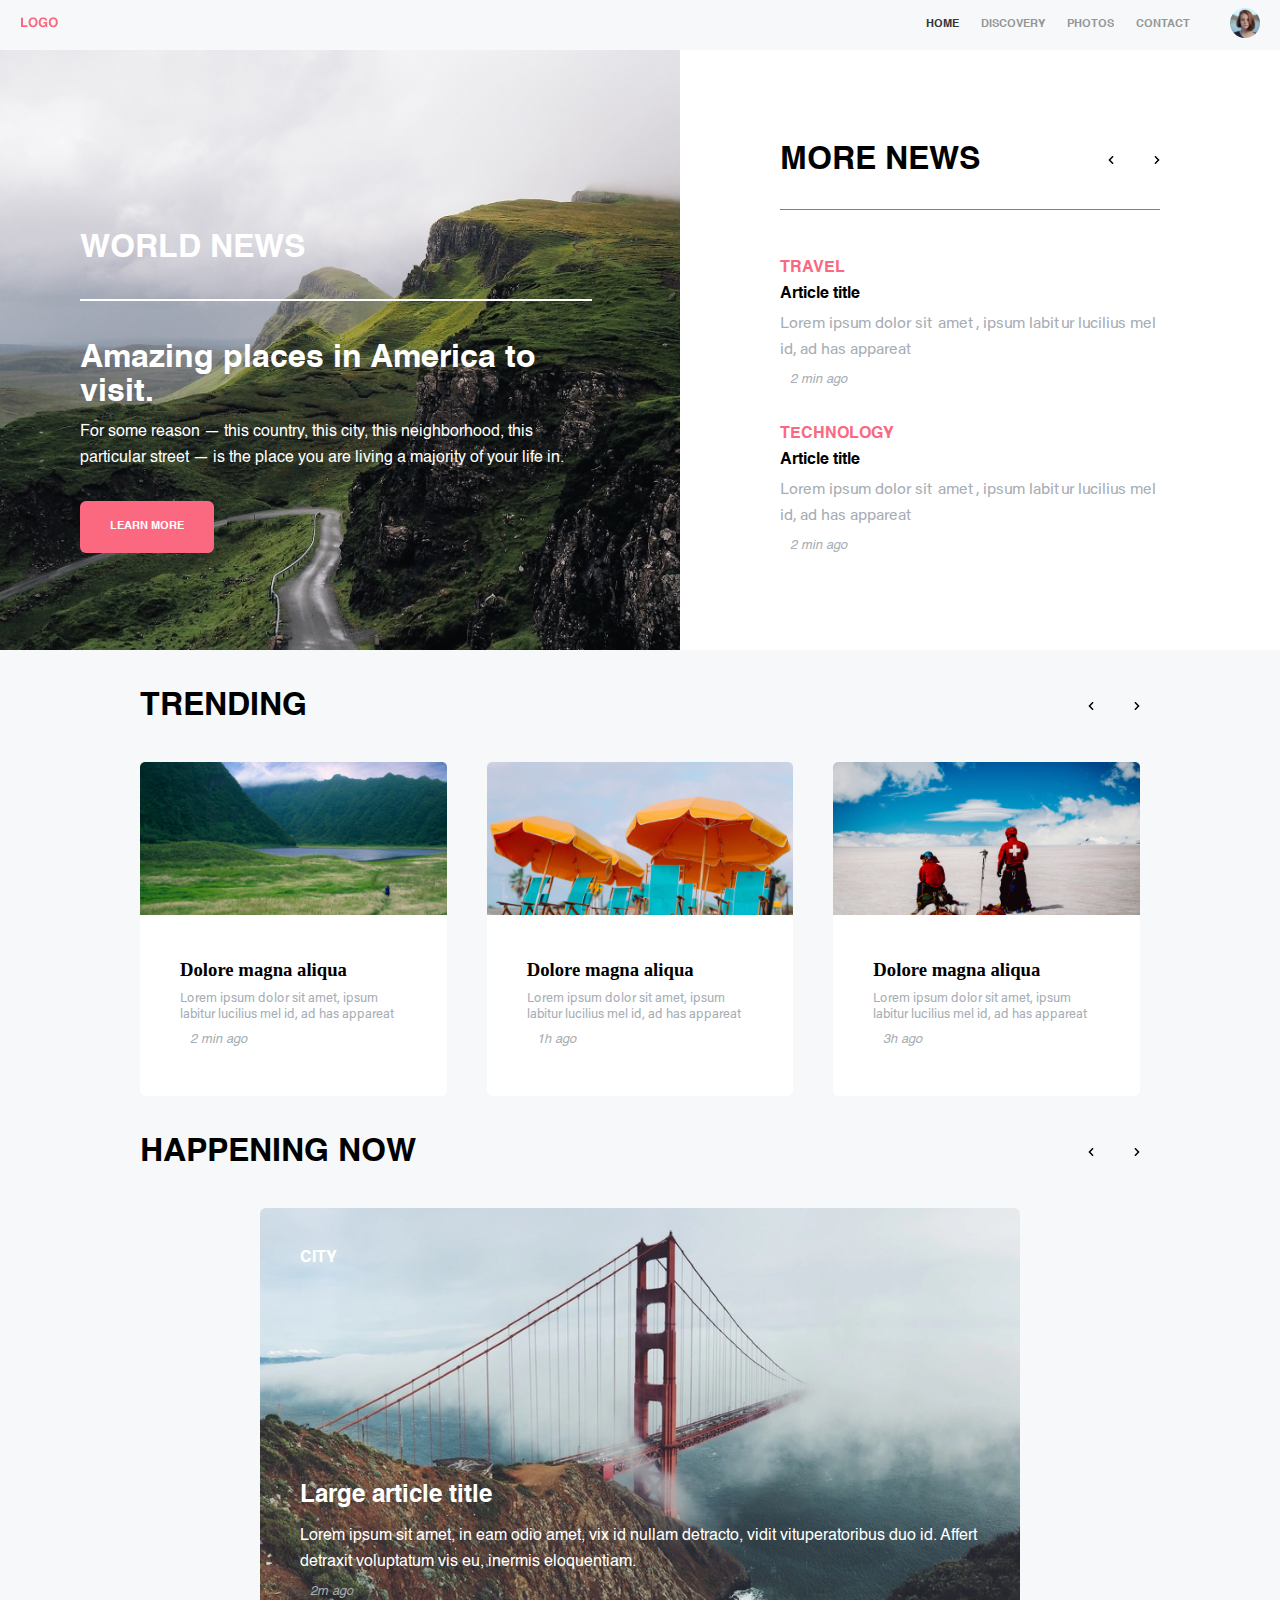
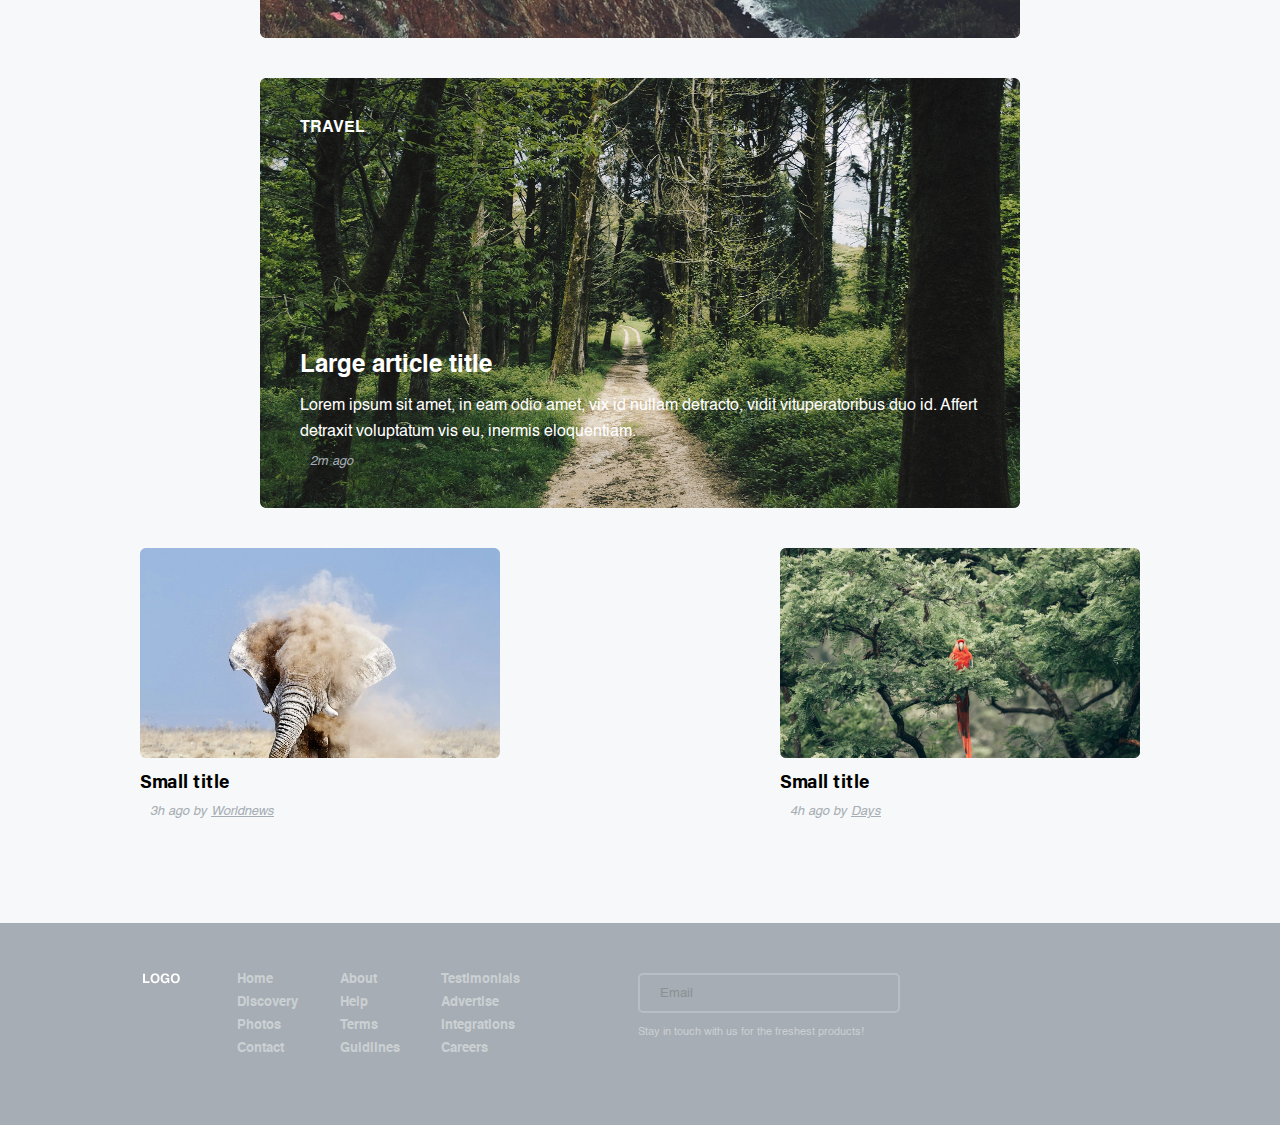
<file: index.html>
<!DOCTYPE html>
<html lang="en">
  <head>
    <meta charset="UTF-8" />
    <meta http-equiv="X-UA-Compatible" content="IE=edge" />
    <meta name="viewport" content="width=device-width, initial-scale=1.0" />

    <!--tags for mobile theme-->
    <meta name="theme-color" content="#F6F8F9">
    <meta name="msapplication-navbutton-color" content="#F6F8F9">
    <meta name="apple-mobile-web-app-capable" content="yes">
    <meta name="apple-mobile-web-app-status-bar-style" content="#F6F8F9">

    <!--seo meta tags-->
    <meta http-equiv="Content-Type" content="text/html; charset=utf-8" />
    <meta http-equiv="Content-Type" content="text/html; charset=ISO-8859-1">
    <meta name="description" content="This website describes traveling tours. You can discover new places and reserv tours where you want to go.">
    <meta name="robots" content="noindex" />
    <link rel="canonical" href="#" /> 
    

    <title>Your Traveling Place</title>
    <link
      rel="icon"
      href="./assets/icons/title-icon.png"
      type="image/icon type"
    />
    <link rel="stylesheet" href="./styles/resetCSS.css" />
    <link
      rel="stylesheet"
      href="https://pro.fontawesome.com/releases/v5.10.0/css/all.css"
      integrity="sha384-AYmEC3Yw5cVb3ZcuHtOA93w35dYTsvhLPVnYs9eStHfGJvOvKxVfELGroGkvsg+p"
      crossorigin="anonymous"
    />
    <link rel="stylesheet" href="./styles/style.css" />
  </head>
  <body>

    <header>
    <div class="burger-menu" id="burger-menu">
      <div class="mobile-overlay">
        <div class="overlay-header-logo">
          <img src="./assets/images/mobile overlay images/LOGO.png" alt="orange logo">
        </div>
        <div class="side-menu">
          <nav>
          <ul>
            <a href="./discover.html"><img src="./assets/icons/mobile overlay icons/home.svg" alt="home icon"><span class="active">HOME</span></a>
            <a href="./discover.html"> <img src="./assets/icons/mobile overlay icons/discover.svg" alt="compass icon"> <span>DISCOVERY</span></a>
            <a href="./Api.html"> <img src="./assets/icons/mobile overlay icons/photos.svg" alt="photos icon"> <span>PHOTOS</span> </a>
            <a href="./Api.html"> <img src="./assets/icons/mobile overlay icons/mail.svg" alt="email icon"> <span>CONTACT</span> </a>
            <a> <img src="./assets/images/mobile overlay images/christopher-campbell-28567-unsplash.png" alt="profile picture"> <span>PROFILE</span> </a>
          </ul>
        </nav>
        </div>
        <div class="mobile-overlay-footer">
          <div class="mobile-overlay-footer-nav-bar">
            <nav>
          <ul>
            <a>ABOUT</a>
            <a>HELP</a>
            <a>TERMS</a>
            <a>GUIDLINES</a>
          </ul>
        </nav>
        <nav>
          <ul>
            <a>TESTIMONIALS</a>
            <a>ADVERTISE</a>
            <a>INTEGRATIONS</a>
            <a>CAREERS</a>
          </ul>
        </nav>
        </div>
        <div class="mobile-overlay-footer-icon-bar">
          <i class="fab fa-instagram"></i>
          <i class="fab fa-twitter"></i>
          <i class="fab fa-facebook-f"></i>
          <i class="fas fa-globe-americas"></i>
        </div>
        </div>
      </div>
    </div>
    <div class="burger-menu-backdrop" id="burger-menu-backdrop"></div>

      <div class="burger-menu-button" id="burger-menu-button">
        <div class="first-line"></div>
        <div class="second-line"></div>
        <div class="third-line"></div>
      </div>
      <div class="header-logo">
        <a href="#" class="mobile-header-logo"> <img class="mobile-header-logo" src="./assets/images/mobile-header-LOGO.png" alt="gray logo"></a>
        <a href="#" class="desktop-header-logo"><img src="./assets/images/LOGO.png" alt="orange logo" /></a>
        
      </div>
      <div class="mobile-profile-picture">
      <img class="profile-photo-circle" src="./assets/images/Ellipse 10.svg" alt="white small circle">
      <img src="./assets/images/693a04e6b83f570445ef918b0170fa77--instagram-com-beauty-photos.png" alt="small profile picture">
    </div>
      <div class="header-nav-bar">
        <nav>
        <ul class="header-list">
          <a href="./discover.html" class="active">HOME</a>
          <a href="./discover.html">DISCOVERY</a>
          <a href="./Api.html">PHOTOS</a>
          <a href="./Api.html">CONTACT</a>
        </ul>
      </nav>
        <div class="header-user-profile">
          <img
            class="header-user-image"
            src="./assets/images/christopher-campbell-28567-unsplash.png"
            alt="user image"
          />
        </div>
      </div>
     
    </header>
    
    <section>
      <div class="news-section">
        <div class="world-news">
          <div class="world-news-content">
            <h1 class="world-news-title">WORLD NEWS</h1>
            <hr />
            <h1 class="amazing-places">Amazing places in America to visit.</h1>
            <h3>
              For some reason &#151 this country, this city, this neighborhood, this
              particular street &#151 is the place you are living a majority of
              your life in.
            </h3>
            <button>LEARN MORE</button>
          </div>
          <img class="world-news-image" src="./assets/images/left-bg.jpg" alt="nature background of America" />
        </div>
        <div class="more-news">
          <div class="more-news-head">
            <div class="more-news-title">
              <h1>MORE NEWS</h1>
            </div>
            <div class="arrows">
              <img
                class="left-arrow-button"
                src="./assets/icons/chevron-left-solid.svg"
                alt="left arrow"
              />

              <img
                class="right-arrow-button"
                src="./assets/icons/chevron-right-solid.svg"
                alt="right arrow"
              />
            </div>
          </div>
          <div class="travel-technology-cont">
            <div class="more-news-travel">
              <h4 class="more-news-header">TRAVEL</h4>
              <h4 class="more-news-title">Article title</h4>
              <p class="more-news-description">
                Lorem ipsum dolor sit amet, ipsum labitur lucilius mel id,
                ad has appareat
              </p>
              <div class="upload-time">
                <i class="far fa-clock"></i>
                <h5>2 min ago</h5>
              </div>
            </div>

            <div class="more-news-technology">
              <h4 class="more-news-header">TECHNOLOGY</h4>
              <h4 class="more-news-title">Article title</h4>
              <p class="more-news-description">
                Lorem ipsum dolor sit amet, ipsum labitur lucilius mel id,
                ad has appareat
              </p>
              <div class="upload-time">
                <i class="far fa-clock"></i>
                <h5>2 min ago</h5>
              </div>
            </div>
          </div>
        </div>
      </div>
    </section>
    
    <section>
      <div class="trending-section">
        <div class="trending-head">
          <h1>TRENDING</h1>
          <div class="arrows">
            <img
              class="left-arrow-button"
              src="./assets/icons/chevron-left-solid.svg"
              alt="left arrow"
            />

            <img
              class="right-arrow-button"
              src="./assets/icons/chevron-right-solid.svg"
              alt="right arrow"
            />
          </div>
        </div>
        <div class="cards">
          <div class="card">
            <img src="./assets/images/Image.png" alt="nature" />
            <div class="card-description">
              <h3>Dolore magna aliqua</h3>
              <p>
                Lorem ipsum dolor sit amet, ipsum labitur 
                lucilius mel id, ad has appareat
              </p>
              <div class="upload-time">
                <i class="far fa-clock"></i>
                <h5>2 min ago</h5>
              </div>
            </div>
          </div>
          <div class="card">
            <img src="./assets/images/annie-spratt-216507-unsplash.png" alt="beach and umbrella" />
            <div class="card-description">
              <h3>Dolore magna aliqua</h3>
              <p>
                Lorem ipsum dolor sit amet, ipsum labitur 
                lucilius mel id, ad has appareat
              </p>
              <div class="upload-time">
                <i class="far fa-clock"></i>
                <h5>1h ago</h5>
              </div>
            </div>
          </div>
          <div class="card">
            <img src="./assets/images/carlos-hevia-628890-unsplash.png" alt="mountain climbers" />
            <div class="card-description">
              <h3>Dolore magna aliqua</h3>
              <p>
                Lorem ipsum dolor sit amet, ipsum labitur 
                lucilius mel id, ad has appareat
              </p>
              <div class="upload-time">
                <i class="far fa-clock"></i>
                <h5>3h ago</h5>
              </div>
            </div>
          </div>
        </div>
      </div>
    </section>

    <section>
      <div class="happening-now-section">
        <div class="happening-now-head">
          <h1>HAPPENING NOW</h1>
          <div class="arrows">
            <img
              class="left-arrow-button"
              src="./assets/icons/chevron-left-solid.svg"
              alt="left arrow"
            />

            <img
              class="right-arrow-button"
              src="./assets/icons/chevron-right-solid.svg"
              alt="right arrow"
            />
          </div>
        </div>

        <div class="happening-now-all-cards-section">
          <div class="happening-now-large-section">
            <div class="city-section">
              <div class="cards-whole-description">
                <h3 class="city">CITY</h3>
                <div>
                <h3>Large article title</h3>
                <p>
                  Lorem ipsum sit amet, in eam odio amet, vix id nullam
                  detracto, vidit vituperatoribus duo id. Affert detraxit
                  voluptatum vis eu, inermis eloquentiam.
                </p>
                <div class="upload-time">
                  <i class="far fa-clock"></i>
                  <h5>2m ago</h5>
                </div>
              </div>
              </div> 
            </div>
            <div class="travel-section">
              <div class="cards-whole-description">
                <h3 class="travel">TRAVEL</h3>
                <div>
                <h3>Large article title</h3>
                <p>
                  Lorem ipsum sit amet, in eam odio amet, vix id nullam
                  detracto, vidit vituperatoribus duo id. Affert detraxit
                  voluptatum vis eu, inermis eloquentiam.
                </p>
                <div class="upload-time">
                  <i class="far fa-clock"></i>
                  <h5>2m ago</h5>
                </div>
              </div>
              </div>
            </div>
          </div>

          <div class="happening-now-small-cards">
            <div class="happening-now-small-card">
              <img src="./assets/images/161975_1024x768.png" alt="elephant, sand" />
              <div class="card-description">
                <h3>Small title</h3>

                <div class="upload-time">
                  <i class="far fa-clock"></i>
                  <h5>3h ago by <a href="#">Worldnews</a></h5>
                </div>
              </div>
            </div>
            <div class="happening-now-small-card">
              <img
                src="./assets/images/roberto-nickson-g-744100-unsplash.png"
                alt="nature, red parrot, parrot"
              />
              <div class="card-description">
                <h3>Small title</h3>

                <div class="upload-time">
                  <i class="far fa-clock"></i>
                  <h5>4h ago by <a href="#">Days</a></h5>
                </div>
              </div>
            </div>
            <div class="happening-now-small-card">
              <img src="./assets/images/tom-mussak-108425-unsplash.png" alt="nature, road, hightway" />
              <div class="card-description">
                <h3>Small title</h3>

                <div class="upload-time">
                  <i class="far fa-clock"></i>
                  <h5>3h ago by <a href="#">Monica</a></h5>
                </div>
              </div>
            </div>
          </div>
        </div>
      </div>
    </section>

    <footer>
      <div class="footer">
        <div class="footer-logo-nav-bar-cont">
          <img class="footer-logo" src="./assets/images/footer-LOGO.png" alt="orange logo" />
          <div class="footer-nav-bar">
            <nav>
            <ul>
              <a>Home</a>
              <a>Discovery</a>
              <a>Photos</a>
              <a>Contact</a>
            </ul>
          </nav>
          <nav>
            <ul>
              <a>About</a>
              <a>Help</a>
              <a>Terms</a>
              <a>Guidlines</a>
            </ul>
          </nav>
          <nav>
            <ul>
              <a>Testimonials</a>
              <a>Advertise</a>
              <a>Integrations</a>
              <a>Careers</a>
            </ul>
          </nav>
          </div>
        </div>
        <div class="email-subscribe">
          
          <input placeholder="Email" />
          <i class="fas fa-location-arrow"></i>
        
          <p>Stay in touch with us for the freshest products!</p>
        </div>
        <div class="icons">
          <i class="fab fa-instagram"></i>
          <i class="fab fa-twitter"></i>
          <i class="fab fa-facebook-f"></i>
          <i class="fas fa-globe-americas"></i>
        </div>
      </div>
    </footer>

    <script src="./scripts/scripts.js"></script>
  </body>
</html>
</file>
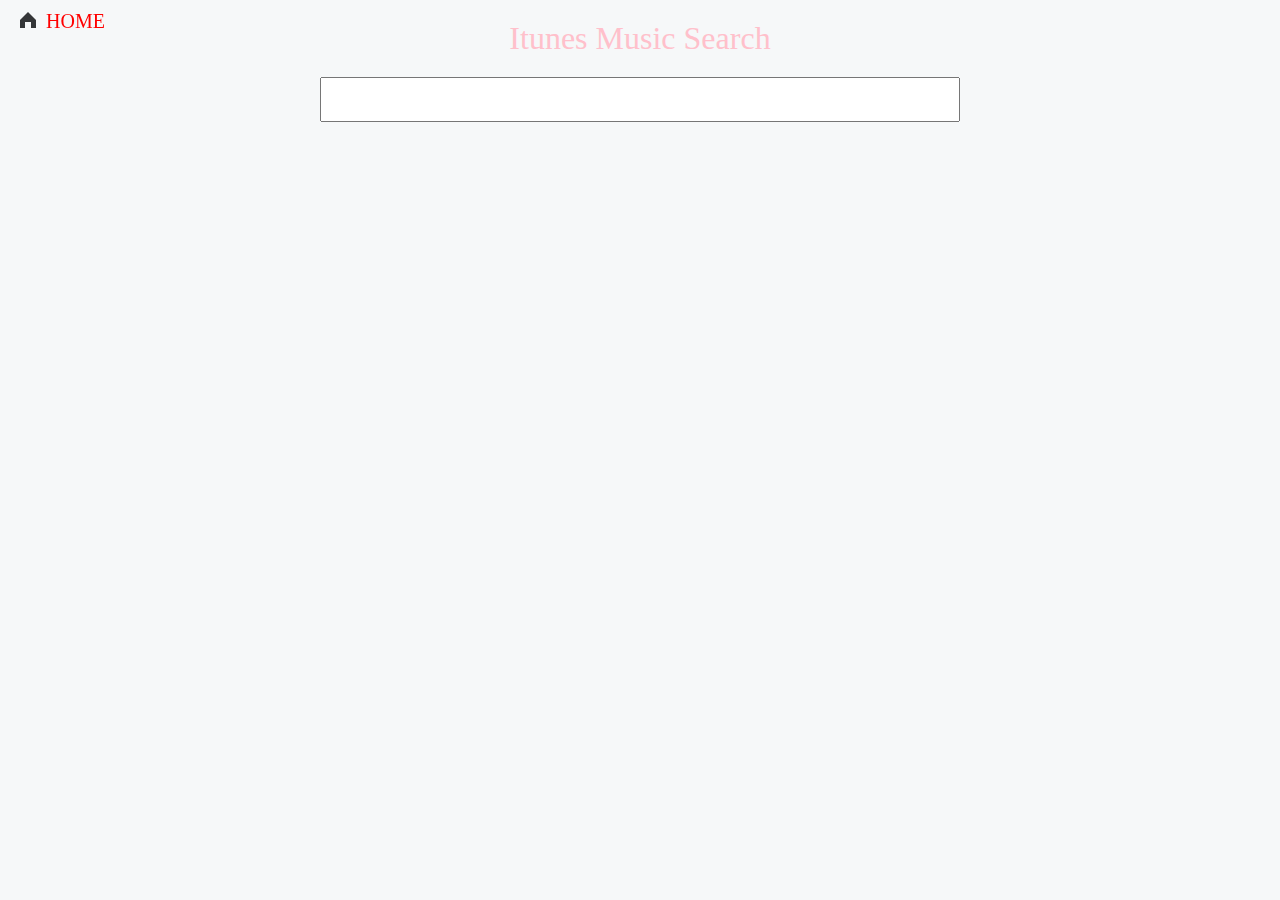
<file: Api.html>
<!DOCTYPE html>
<html lang="en">
  <head>
    <meta charset="UTF-8" />
    <meta http-equiv="X-UA-Compatible" content="IE=edge" />
    <meta name="viewport" content="width=device-width, initial-scale=1.0" />

    <title>Itunes Api</title>
    <link rel="icon" href="./assets/icons/922687.png" type="image/icon type" />
    <link rel="stylesheet" href="./styles/Api.css" />
    <link rel="stylesheet" href="./styles/resetCSS.css" />
  </head>
  <body>
    <div class="search-cont">
      <div class="title-home">
        <a href="./index.html"
          ><img
            src="./assets/icons/mobile overlay icons/home.svg"
            alt=""
          />HOME</a
        >
        <div class="title">Itunes Music Search</div>
      </div>
      <div class="search">
        <input id="search-input" />
      </div>
      <div id="musicList" class="music-list"></div>
    </div>
    <script src="./scripts/Api.js"></script>
  </body>
</html>
</file>
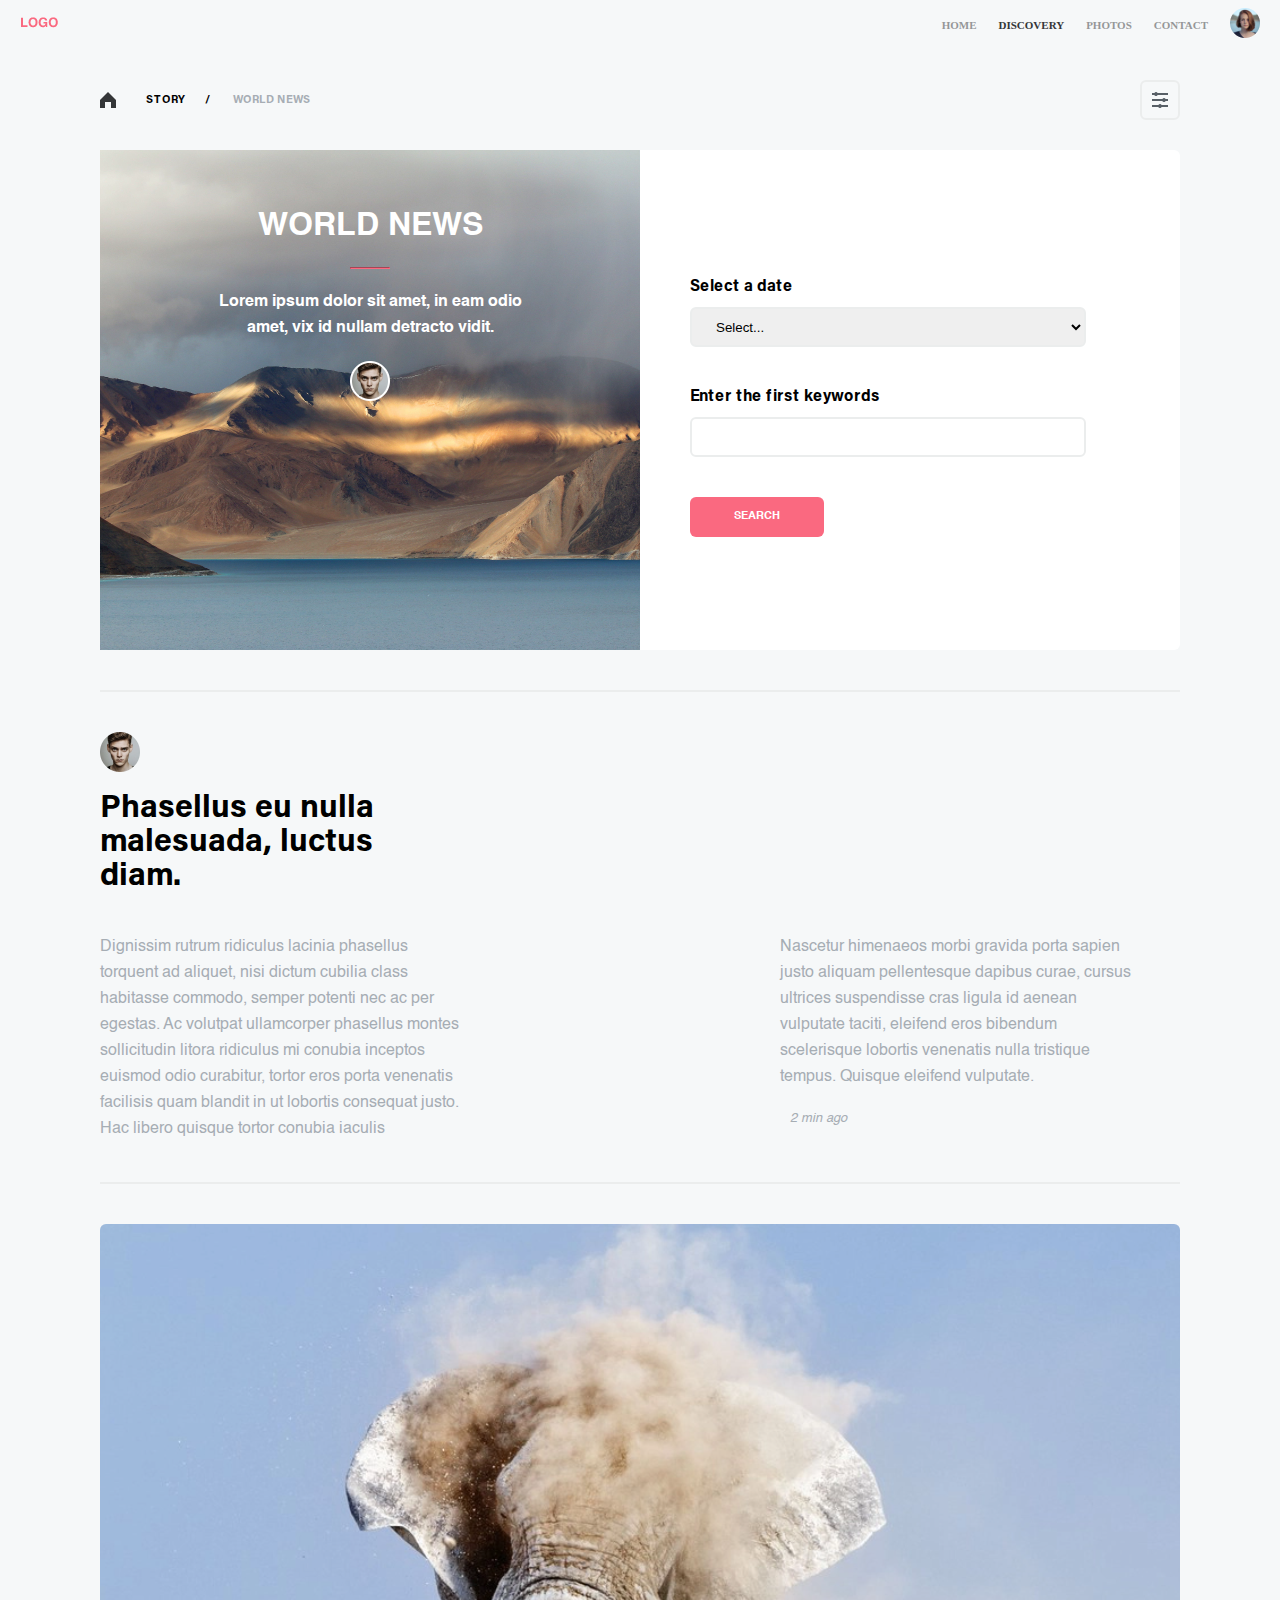
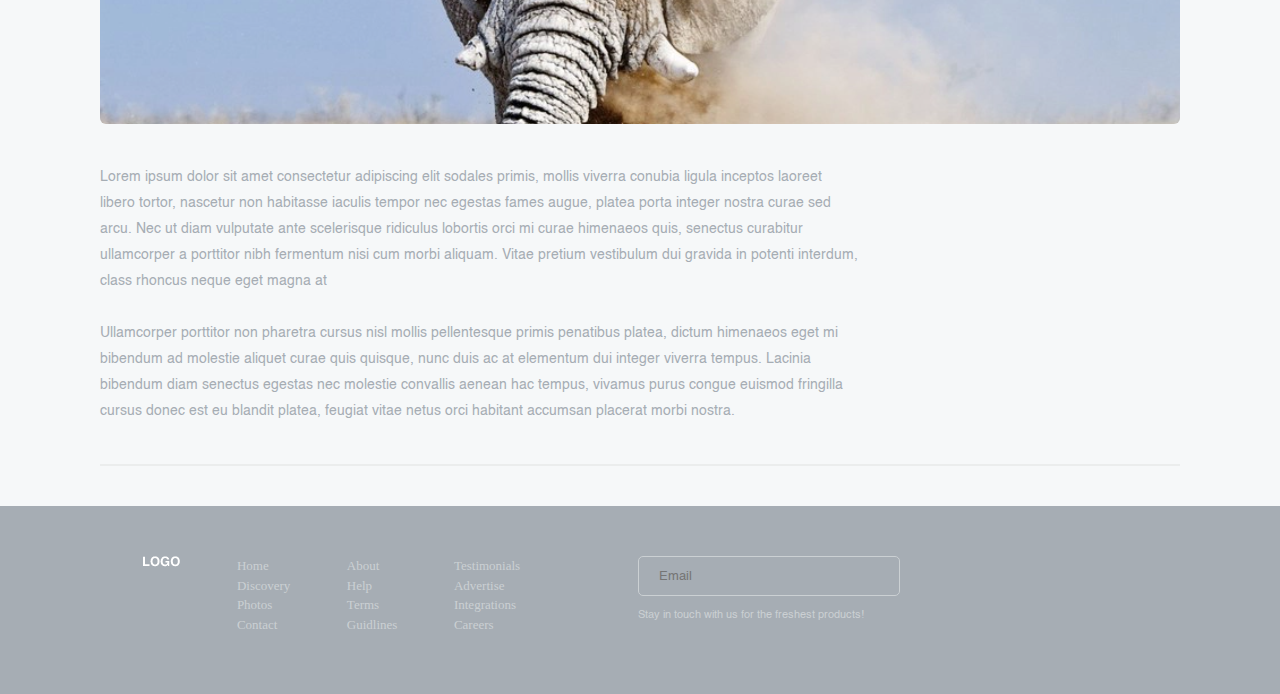
<file: discover.html>
<!DOCTYPE html>
<html lang="en">
  <head>
    <meta charset="UTF-8" />
    <meta http-equiv="X-UA-Compatible" content="IE=edge" />
    <meta name="viewport" content="width=device-width, initial-scale=1.0" />

    <!--tags for mobile theme-->
    <meta name="theme-color" content="#F6F8F9" />
    <meta name="msapplication-navbutton-color" content="#F6F8F9" />
    <meta name="apple-mobile-web-app-capable" content="yes" />
    <meta name="apple-mobile-web-app-status-bar-style" content="#F6F8F9" />

    <!--seo meta tags-->
    <meta http-equiv="Content-Type" content="text/html; charset=utf-8" />
    <meta http-equiv="Content-Type" content="text/html; charset=ISO-8859-1" />
    <meta
      name="description"
      content="This website describes traveling tours. You can discover new places and reserv tours where you want to go."
    />
    <meta name="robots" content="noindex" />
    <link rel="canonical" href="#" />

    <title>Your Traveling Place</title>
    <link
      rel="icon"
      href="./assets/icons/title-icon.png"
      type="image/icon type"
    />
    <link rel="stylesheet" href="./styles/resetCSS.css" />
    <link
      rel="stylesheet"
      href="https://pro.fontawesome.com/releases/v5.10.0/css/all.css"
      integrity="sha384-AYmEC3Yw5cVb3ZcuHtOA93w35dYTsvhLPVnYs9eStHfGJvOvKxVfELGroGkvsg+p"
      crossorigin="anonymous"
    />
    <link rel="stylesheet" href="./styles/discover.css" />
  </head>
  <body>
    <header>
      <div class="header-logo">
        <a href="./index.html" class="desktop-header-logo"
          ><img src="./assets/images/LOGO.png" alt="orange logo"
        /></a>
      </div>
      <div class="header-nav-bar">
        <ul class="header-list">
          <a href="./index.html">HOME</a>
          <a href="#" class="active">DISCOVERY</a>
          <a href="./Api.html">PHOTOS</a>
          <a href="./Api.html">CONTACT</a>
        </ul>

        <div class="header-user-profile">
          <img
            class="header-user-image"
            src="./assets/images/christopher-campbell-28567-unsplash.png"
            alt="user image"
          />
        </div>
      </div>
    </header>

    <section>
      <div class="address-filter-bar">
        <a href="./index.html" class="mobile-back-arrow"
          ><img src="assets/icons/Arrow Back.svg" alt="left side arrow"
        /></a>

        <div class="address-bar">
          <div class="home-icon-story">
            <img src="./assets/icons/mobile overlay icons/home.svg" />
            <span>STORY</span>
          </div>
          <span class="header-address-before active">WORLD NEWS</span>
        </div>

        <div class="filter">
          <img src="./assets/icons/filter.png" />
        </div>
      </div>
    </section>

    <section>
      <div class="world-news-section">
        <div class="world-news">
          <div class="world-news-title">
            <h1>WORLD NEWS</h1>
            <hr />
            <p>
              Lorem ipsum dolor sit amet, in eam odio amet, vix id nullam
              detracto vidit.
            </p>
            <img src="./assets/images/avatar.png" />
          </div>
        </div>
        <div class="select-date">
          <div class="select">
            <form action="#">
              <label for="date">Select a date</label>
              <select id="date" name="date">
                <option selected>Select...</option>
                <option value="value">value</option>
                <option value="value1">value1</option>
                <option value="value2">value2</option>
              </select>
              <label for="keywords">Enter the first keywords</label>
              <input id="keywords" name="keywords" />
              <button type="submit" id="submit-button">SEARCH</button>
            </form>
          </div>
        </div>
      </div>
    </section>

    <section>
      <div class="description-title-section">
        <hr />
        <div class="description-section">
          <div class="title">
            <img src="./assets/images/avatar1.png" />
            <h1>Phasellus eu nulla malesuada, luctus diam.</h1>
          </div>
          <div class="description">
            <h4>
              Dignissim rutrum ridiculus lacinia phasellus torquent ad aliquet,
              nisi dictum cubilia class habitasse commodo, semper potenti nec ac
              per egestas. Ac volutpat ullamcorper phasellus montes sollicitudin
              litora ridiculus mi conubia inceptos euismod odio curabitur,
              tortor eros porta venenatis facilisis quam blandit in ut lobortis
              consequat justo. Hac libero quisque tortor conubia iaculis
            </h4>
            <div class="right-side-description">
              <h4>
                Nascetur himenaeos morbi gravida porta sapien justo aliquam
                pellentesque dapibus curae, cursus ultrices suspendisse cras
                ligula id aenean vulputate taciti, eleifend eros bibendum
                scelerisque lobortis venenatis nulla tristique tempus. Quisque
                eleifend vulputate.
              </h4>
              <div class="upload-time">
                <i class="far fa-clock"></i>
                <h5>2 min ago</h5>
              </div>
            </div>
          </div>
        </div>
      </div>
    </section>

    <section>
      <div class="cover-description-section">
        <hr />
        <div class="large-cover-image"></div>
        <div class="under-large-cover-description">
          <h4>
            Lorem ipsum dolor sit amet consectetur adipiscing elit sodales
            primis, mollis viverra conubia ligula inceptos laoreet libero
            tortor, nascetur non habitasse iaculis tempor nec egestas fames
            augue, platea porta integer nostra curae sed arcu. Nec ut diam
            vulputate ante scelerisque ridiculus lobortis orci mi curae
            himenaeos quis, senectus curabitur ullamcorper a porttitor nibh
            fermentum nisi cum morbi aliquam. Vitae pretium vestibulum dui
            gravida in potenti interdum, class rhoncus neque eget magna at
            <br />
            <br />
            Ullamcorper porttitor non pharetra cursus nisl mollis pellentesque
            primis penatibus platea, dictum himenaeos eget mi bibendum ad
            molestie aliquet curae quis quisque, nunc duis ac at elementum dui
            integer viverra tempus. Lacinia bibendum diam senectus egestas nec
            molestie convallis aenean hac tempus, vivamus purus congue euismod
            fringilla cursus donec est eu blandit platea, feugiat vitae netus
            orci habitant accumsan placerat morbi nostra.
          </h4>
          <h3>
            In hac habitasse platea dictumst. Sed nec venenatis odio. Nulla
            faucibus ipsum sed faucibus accumsan. Donec rhoncus luctus.
          </h3>
        </div>
        <hr />
        <div class="pagination">
          <ul>
            <a class="active">01</a>
            <a>02</a>
            <a>03</a>
            <a>04</a>
            <a>05</a>
            <a>06</a>
          </ul>
          <div class="black-dots">
            <div class="dot"></div>
            <div class="dot"></div>
            <div class="dot"></div>
          </div>
        </div>
      </div>
    </section>

    <footer>
      <div class="footer">
        <div class="footer-logo-nav-bar-cont">
          <img
            class="footer-logo"
            src="./assets/images/footer-LOGO.png"
            alt="orange logo"
          />
          <div class="footer-nav-bar">
            <nav>
              <ul>
                <a>Home</a>
                <a>Discovery</a>
                <a>Photos</a>
                <a>Contact</a>
              </ul>
            </nav>
            <nav>
              <ul>
                <a>About</a>
                <a>Help</a>
                <a>Terms</a>
                <a>Guidlines</a>
              </ul>
            </nav>
            <nav>
              <ul>
                <a>Testimonials</a>
                <a>Advertise</a>
                <a>Integrations</a>
                <a>Careers</a>
              </ul>
            </nav>
          </div>
        </div>
        <div class="email-subscribe">
          <input placeholder="Email" />
          <i class="fas fa-location-arrow"></i>

          <p>Stay in touch with us for the freshest products!</p>
        </div>
        <div class="icons">
          <i class="fab fa-instagram"></i>
          <i class="fab fa-twitter"></i>
          <i class="fab fa-facebook-f"></i>
          <i class="fas fa-globe-americas"></i>
        </div>
      </div>
    </footer>
  </body>
</html>
</file>
<file: styles/style.css>
@font-face {
  font-family: Acumin Pro;
  src: url(../fonts/AcuminPro/AcuminPro-Regular.woff2) format("woff2"), url(../fonts/AcuminPro/AcuminPro-Regular.woff2) format("woff"), url(../fonts/AcuminPro/AcuminPro-Regular.woff2) format("ttf"), url(../fonts/AcuminPro/AcuminPro-Regular.woff2) format("eot");
  font-style: normal;
}
@font-face {
  font-family: AcuminPro Bold;
  src: url(../fonts/AcuminPro/AcuminPro-Bold.woff2) format("woff2"), url(../fonts/AcuminPro/AcuminPro-Bold.woff) format("woff"), url(../fonts/AcuminPro/AcuminPro-Bold.ttf) format("ttf"), url(../fonts/AcuminPro/AcuminPro-Bold.eot) format("eot");
  font-style: normal;
}
@font-face {
  font-family: Helvetica;
  src: url(../fonts/Helvetica/Helvetica.woff2) format("woff2"), url(../fonts/Helvetica/Helvetica.woff) format("woff"), url(../fonts/Helvetica/Helvetica.ttf) format("ttf"), url(../fonts/Helvetica/Helvetica.eot) format("eot");
  font-style: normal;
}
@font-face {
  font-family: Helvetica Bold;
  src: url(../fonts/Helvetica/Helvetica-Bold.woff2) format("woff2"), url(../fonts/Helvetica/Helvetica-Bold.woff) format("woff"), url(../fonts/Helvetica/Helvetica-Bold.ttf) format("ttf"), url(../fonts/Helvetica/Helvetica-Bold.eot) format("eot");
  font-style: normal;
}
@font-face {
  font-family: Helvetica Oblique;
  src: url(../fonts/Helvetica/Helvetica-Oblique.woff2) format("woff2"), url(../fonts/Helvetica/Helvetica-Oblique.woff) format("woff"), url(../fonts/Helvetica/Helvetica-Oblique.ttf) format("ttf"), url(../fonts/Helvetica/Helvetica-Oblique.eot) format("eot");
  font-style: normal;
}
body {
  background-color: #f6f8f9;
}

nav {
  display: -webkit-box;
  display: -ms-flexbox;
  display: flex;
}

.active {
  opacity: 100% !important;
}

.upload-time {
  display: -webkit-box;
  display: -ms-flexbox;
  display: flex;
  color: #a6adb4;
}
.upload-time h5 {
  font-style: italic;
  font-weight: 100;
  margin-left: 10px;
  font-size: 0.8125rem;
  font-family: Helvetica Oblique, sans-serif;
}
.upload-time h5 a {
  font-family: Helvetica Oblique, sans-serif;
}

a {
  font-family: Helvetica Bold, sans-serif;
}

h1 {
  font-family: Helvetica Bold, sans-serif;
}

.burger-menu-button {
  display: none;
}

.burger-menu {
  display: none;
}

.burger-menu-backdrop {
  position: fixed;
  width: 100%;
  height: 100%;
  left: 0;
  bottom: 0;
  background-color: gray;
  z-index: 110;
  display: none;
  -webkit-box-shadow: -127px 0 100px -55px white inset;
          box-shadow: -127px 0 100px -55px white inset;
}

.mobile-header-logo {
  display: none;
}

.upload-time {
  display: -webkit-box;
  display: -ms-flexbox;
  display: flex;
  color: #a6adb4;
}
.upload-time h5 {
  font-style: italic;
  font-weight: 100;
  margin-left: 10px;
  font-size: 0.8125rem;
  font-family: Helvetica Oblique, sans-serif;
}
.upload-time h5 a {
  font-family: Helvetica Oblique, sans-serif;
}

.arrows {
  display: -webkit-box;
  display: -ms-flexbox;
  display: flex;
}
.arrows .left-arrow-button {
  height: 10px;
  width: 6px;
}
.arrows .left-arrow-button:hover {
  opacity: 50%;
  cursor: pointer;
}
.arrows .right-arrow-button {
  margin-left: 40px;
  height: 10px;
  width: 6px;
}
.arrows .right-arrow-button:hover {
  opacity: 50%;
  cursor: pointer;
}
@media only screen and (max-width: 230px) {
  .arrows {
    display: none;
  }
}

header {
  color: #343638;
  width: 100%;
  height: 50px;
  padding: 0 20px 0 20px;
  display: -webkit-box;
  display: -ms-flexbox;
  display: flex;
  -webkit-box-align: center;
      -ms-flex-align: center;
          align-items: center;
  -webkit-box-pack: justify;
      -ms-flex-pack: justify;
          justify-content: space-between;
}
header .burger-menu-button:hover {
  cursor: pointer;
}
header .burger-menu-button .first-line {
  width: 16px;
  height: 2px;
  background-color: #343638;
  margin-bottom: 4px;
}
header .burger-menu-button .second-line {
  width: 10px;
  height: 2px;
  background-color: #343638;
  margin-bottom: 4px;
}
header .burger-menu-button .third-line {
  width: 16px;
  height: 2px;
  background-color: #343638;
}
header .header-nav-bar {
  display: -webkit-box;
  display: -ms-flexbox;
  display: flex;
}
header .header-nav-bar .header-list {
  display: -webkit-box;
  display: -ms-flexbox;
  display: flex;
  -webkit-box-align: center;
      -ms-flex-align: center;
          align-items: center;
  font-size: 0.6875rem;
  line-height: 20px;
}
header .header-nav-bar .header-list a {
  margin-right: 22px;
  color: #343638;
  font-weight: bold;
  text-decoration: none;
  opacity: 50%;
}
header .header-nav-bar .header-list a:hover {
  cursor: pointer;
  opacity: 100%;
}
header .header-user-profile {
  margin-left: 18px;
}
header .header-user-profile:hover {
  cursor: pointer;
}
header .mobile-profile-picture {
  display: -webkit-box;
  display: -ms-flexbox;
  display: flex;
  display: none;
}
@media only screen and (max-width: 480px) {
  header .mobile-profile-picture {
    display: block;
  }
}
header .mobile-profile-picture .profile-photo-circle {
  position: absolute;
}

.news-section {
  width: 100%;
  display: -webkit-box;
  display: -ms-flexbox;
  display: flex;
  margin-bottom: 40px;
  background-color: white;
}
@media only screen and (max-width: 1124px) {
  .news-section {
    -ms-flex-wrap: wrap;
        flex-wrap: wrap;
    -webkit-box-pack: center;
        -ms-flex-pack: center;
            justify-content: center;
  }
  .news-section img {
    width: 100%;
  }
}
.news-section .world-news-image {
  position: absolute;
  top: 0;
  left: 0;
  height: 100%;
  -o-object-fit: cover;
     object-fit: cover;
  width: 100%;
}
.news-section .world-news {
  background-color: #f6f8f9;
  position: relative;
  width: 840px;
  display: -webkit-box;
  display: -ms-flexbox;
  display: flex;
  -webkit-box-pack: center;
      -ms-flex-pack: center;
          justify-content: center;
  -webkit-box-flex: 1;
      -ms-flex: 1;
          flex: 1;
}
@media only screen and (max-width: 604px) {
  .news-section .world-news {
    top: 0;
    left: 0;
    height: 100%;
    -o-object-fit: cover;
       object-fit: cover;
  }
}
.news-section .world-news .world-news-content {
  position: relative;
  z-index: 2;
  margin-top: 177px;
  color: white;
  line-height: 26px;
  padding-left: 140px;
  padding-right: 140px;
}
@media only screen and (max-width: 1280px) {
  .news-section .world-news .world-news-content {
    padding-left: 80px;
    padding-right: 88px;
  }
}
@media only screen and (max-width: 1124px) {
  .news-section .world-news .world-news-content {
    margin-top: 83px;
    margin-bottom: 82px;
    padding-left: 80px;
    padding-right: 80px;
  }
}
@media only screen and (max-width: 668px) {
  .news-section .world-news .world-news-content {
    width: 100%;
    padding: 40px 80px;
  }
}
@media only screen and (max-width: 604px) {
  .news-section .world-news .world-news-content {
    position: relative;
    z-index: 2;
    padding: 40px 80px;
  }
  .news-section .world-news .world-news-content h1 {
    line-height: 34px;
    margin-bottom: 16px;
  }
  .news-section .world-news .world-news-content h3 {
    line-height: 26px;
    margin-bottom: 18px;
  }
}
.news-section .world-news .world-news-content hr {
  height: 2px;
  background-color: white;
  border: none;
  margin-top: 30px;
  margin-bottom: 40px;
}
@media only screen and (max-width: 480px) {
  .news-section .world-news .world-news-content {
    padding: 40px 24px;
  }
}
@media only screen and (max-width: 580px) {
  .news-section .world-news .world-news-content {
    margin-top: 0;
    margin-bottom: 0;
  }
}
@media only screen and (max-width: 177px) {
  .news-section .world-news .world-news-content {
    padding: 12px;
  }
}
.news-section .world-news .world-news-content .world-news-title {
  line-height: 42px !important;
}
@media only screen and (max-width: 177px) {
  .news-section .world-news .world-news-content .world-news-title {
    line-height: 30px !important;
  }
}
.news-section .world-news .world-news-content .amazing-places {
  line-height: 34px;
  margin-bottom: 10px;
}
.news-section .world-news .world-news-content h3 {
  font-size: 1rem;
  margin-bottom: 30px;
  line-height: 26px;
  font-family: Helvetica, sans-serif;
  font-weight: 100;
}
.news-section .world-news .world-news-content button {
  background-color: #fa6980;
  padding: 16px 30px;
  border-radius: 6px;
  font-size: 0.6875rem;
  line-height: 20px;
  font-family: Helvetica Bold, sans-serif;
}
@media only screen and (max-width: 177px) {
  .news-section .world-news .world-news-content hr {
    margin-top: 15px;
    margin-bottom: 20px;
  }
}
.news-section .more-news {
  padding: 100px 120px 0 100px;
  height: 600px;
  width: 600px;
  display: -webkit-box;
  display: -ms-flexbox;
  display: flex;
  -webkit-box-orient: vertical;
  -webkit-box-direction: normal;
      -ms-flex-direction: column;
          flex-direction: column;
}
@media only screen and (max-width: 1124px) {
  .news-section .more-news {
    height: auto;
    padding: 40px 80px 80px 80px;
    width: 100%;
  }
}
@media only screen and (max-width: 480px) {
  .news-section .more-news {
    padding: 40px 24px 41px 24px;
  }
}
@media only screen and (max-width: 230px) {
  .news-section .more-news {
    padding: 40px 3px;
  }
}
.news-section .more-news .more-news-head {
  display: -webkit-box;
  display: -ms-flexbox;
  display: flex;
  -webkit-box-pack: justify;
      -ms-flex-pack: justify;
          justify-content: space-between;
  -webkit-box-align: center;
      -ms-flex-align: center;
          align-items: center;
  border-bottom: 1px solid gray;
  height: 60px;
  margin-bottom: 40px;
  padding-bottom: 40px;
}
.news-section .more-news .more-news-head .more-news-title {
  font-weight: bold;
  margin: 0;
}
@media only screen and (max-width: 300px) {
  .news-section .more-news .more-news-head .more-news-title h1 {
    font-size: 18px;
  }
}
.news-section .more-news .more-news-header {
  color: #fa6980;
  margin: 10px 0 10px 0;
}
.news-section .more-news .more-news-title {
  margin-bottom: 10px;
}
.news-section .more-news .more-news-description {
  color: #a6adb4;
  margin-bottom: 10px;
  line-height: 1.6;
  font-family: "Acumin Pro", sans-serif;
}
.news-section .more-news .travel-technology-cont h4 {
  font-family: Helvetica Bold, sans-serif;
}
@media only screen and (max-width: 1124px) {
  .news-section .more-news .travel-technology-cont {
    display: -webkit-box;
    display: -ms-flexbox;
    display: flex;
    -webkit-box-pack: justify;
        -ms-flex-pack: justify;
            justify-content: space-between;
  }
}
@media only screen and (max-width: 480px) {
  .news-section .more-news .travel-technology-cont {
    -webkit-box-orient: vertical;
    -webkit-box-direction: normal;
        -ms-flex-direction: column;
            flex-direction: column;
  }
}
.news-section .more-news .travel-technology-cont .more-news-travel {
  margin-bottom: 40px;
}
@media only screen and (max-width: 1124px) {
  .news-section .more-news .travel-technology-cont .more-news-travel {
    margin-right: 40px;
  }
}
@media only screen and (max-width: 1024px) {
  .news-section .more-news .travel-technology-cont .more-news-travel {
    margin-right: 40px;
  }
}
@media only screen and (max-width: 480px) {
  .news-section .more-news .travel-technology-cont .more-news-travel {
    margin-right: 0;
  }
}

.trending-section {
  max-width: 1160px;
  margin: 0 auto;
}
@media only screen and (max-width: 1280px) {
  .trending-section {
    padding-left: 80px;
    padding-right: 80px;
  }
}
@media only screen and (max-width: 480px) {
  .trending-section {
    padding: 0 24px;
  }
}
@media only screen and (max-width: 230px) {
  .trending-section {
    padding: 0 3px;
  }
}
.trending-section .trending-head {
  display: -webkit-box;
  display: -ms-flexbox;
  display: flex;
  -webkit-box-align: center;
      -ms-flex-align: center;
          align-items: center;
  -webkit-box-pack: justify;
      -ms-flex-pack: justify;
          justify-content: space-between;
  margin-bottom: 40px;
}
@media only screen and (max-width: 300px) {
  .trending-section .trending-head h1 {
    font-size: 1.125rem;
  }
}
.trending-section .cards {
  display: -webkit-box;
  display: -ms-flexbox;
  display: flex;
  -webkit-box-pack: justify;
      -ms-flex-pack: justify;
          justify-content: space-between;
}
@media only screen and (max-width: 668px) {
  .trending-section .cards {
    -ms-flex-wrap: wrap;
        flex-wrap: wrap;
    -webkit-box-pack: center;
        -ms-flex-pack: center;
            justify-content: center;
  }
}
@media only screen and (max-width: 177px) {
  .trending-section .cards {
    width: 120px;
  }
}
.trending-section .cards .card {
  display: inline-block;
  background-color: white;
  border-bottom: 1px transparent;
  border-radius: 6px;
  margin-bottom: 40px;
  margin-right: 40px;
}
.trending-section .cards .card:last-child {
  margin-right: 0;
}
.trending-section .cards .card img {
  width: 100%;
}
@media only screen and (max-width: 1280px) {
  .trending-section .cards .card:first-child, .trending-section .cards .card:nth-child(2) {
    margin-right: 40px;
  }
}
@media only screen and (max-width: 1024px) {
  .trending-section .cards .card:first-child {
    margin-right: 40px;
  }
}
@media only screen and (max-width: 768px) {
  .trending-section .cards .card:last-child {
    display: none;
  }
  .trending-section .cards .card:nth-child(2) {
    margin-right: 0;
  }
}
@media only screen and (max-width: 668px) {
  .trending-section .cards .card:first-child {
    margin-right: 0;
  }
}
.trending-section .cards .card .card-description {
  padding: 40px;
  background-color: white;
  border-radius: 6px;
}
.trending-section .cards .card .card-description h3 {
  margin-bottom: 10px;
}
.trending-section .cards .card .card-description h2 {
  margin-bottom: 10px;
}
.trending-section .cards .card .card-description h5 {
  margin-bottom: 10px;
}
.trending-section .cards .card .card-description p {
  color: #a6adb4;
  margin-bottom: 10px;
  font-family: Acumin Pro, sans-serif;
  font-size: 0.8125rem;
}
@media only screen and (max-width: 300px) {
  .trending-section .cards .card .card-description {
    padding: 12px !important;
  }
}

.happening-now-section {
  max-width: 1160px;
  margin: 0 auto;
  margin-bottom: 100px;
}
@media only screen and (max-width: 1280px) {
  .happening-now-section {
    padding-left: 80px;
    padding-right: 80px;
  }
}
@media only screen and (max-width: 480px) {
  .happening-now-section {
    margin-bottom: 0;
    padding: 40px 24px;
  }
}
@media only screen and (max-width: 300px) {
  .happening-now-section {
    padding: 40px 12px;
  }
}
@media only screen and (max-width: 230px) {
  .happening-now-section {
    padding: 0 3px;
  }
}
.happening-now-section .happening-now-head {
  display: -webkit-box;
  display: -ms-flexbox;
  display: flex;
  -webkit-box-align: center;
      -ms-flex-align: center;
          align-items: center;
  -webkit-box-pack: justify;
      -ms-flex-pack: justify;
          justify-content: space-between;
  margin-bottom: 40px;
}
@media only screen and (max-width: 300px) {
  .happening-now-section .happening-now-head h1 {
    font-size: 18px;
  }
}
@media only screen and (max-width: 177px) {
  .happening-now-section .happening-now-head h2 {
    font-size: 20px;
  }
}
.happening-now-section .happening-now-all-cards-section {
  display: -webkit-box;
  display: -ms-flexbox;
  display: flex;
  -webkit-box-pack: justify;
      -ms-flex-pack: justify;
          justify-content: space-between;
}
@media only screen and (max-width: 1280px) {
  .happening-now-section .happening-now-all-cards-section {
    -ms-flex-wrap: wrap;
        flex-wrap: wrap;
    -webkit-box-pack: center;
        -ms-flex-pack: center;
            justify-content: center;
  }
}
.happening-now-section .happening-now-all-cards-section .happening-now-large-section img {
  width: 100%;
}
.happening-now-section .happening-now-all-cards-section .happening-now-large-section .cards-whole-description {
  display: -webkit-box;
  display: -ms-flexbox;
  display: flex;
  height: 100%;
  -webkit-box-orient: vertical;
  -webkit-box-direction: normal;
      -ms-flex-direction: column;
          flex-direction: column;
  -webkit-box-pack: justify;
      -ms-flex-pack: justify;
          justify-content: space-between;
}
.happening-now-section .happening-now-all-cards-section .happening-now-large-section .cards-whole-description .city {
  color: white;
  font-size: 1rem;
  line-height: 20px;
}
@media only screen and (max-width: 480px) {
  .happening-now-section .happening-now-all-cards-section .happening-now-large-section .cards-whole-description {
    bottom: 0;
    left: 0;
  }
}
.happening-now-section .happening-now-all-cards-section .happening-now-large-section .cards-whole-description h3 {
  color: white;
  margin-bottom: 10px;
  font-size: 1.5rem;
  line-height: 34px;
  font-family: Helvetica Bold, sans-serif !important;
}
.happening-now-section .happening-now-all-cards-section .happening-now-large-section .cards-whole-description p {
  color: white;
  margin-bottom: 10px;
  font-size: 1rem;
  line-height: 26px;
  font-family: Helvetica, sans-serif;
}
.happening-now-section .happening-now-all-cards-section .happening-now-large-section .city-section {
  position: relative;
  margin-bottom: 40px;
  padding: 40px;
  background-image: url(../assets/images/Image1.png);
  min-width: 327px;
  min-height: 300px;
  max-width: 760px;
  height: 430px;
  background-position: center;
  background-repeat: no-repeat;
  background-size: cover;
  border-radius: 5px;
}
@media only screen and (max-width: 350px) {
  .happening-now-section .happening-now-all-cards-section .happening-now-large-section .city-section {
    padding: 20px;
    width: 100% !important;
    height: auto !important;
    min-height: unset;
    min-width: unset;
  }
}
@media only screen and (max-width: 300px) {
  .happening-now-section .happening-now-all-cards-section .happening-now-large-section .city-section {
    padding: 12px;
  }
}
@media only screen and (max-width: 300px) {
  .happening-now-section .happening-now-all-cards-section .happening-now-large-section .city-section p {
    font-size: 0.8125rem;
    line-height: 15px;
  }
}
.happening-now-section .happening-now-all-cards-section .happening-now-large-section .city-section .city {
  color: white;
  font-size: 1rem;
  line-height: 20px;
}
.happening-now-section .happening-now-all-cards-section .happening-now-large-section .travel-section {
  position: relative;
  background-image: url(../assets/images/Image2.png);
  min-width: 327px;
  min-height: 300px;
  max-width: 760px;
  height: 430px;
  padding: 40px;
  background-position: center;
  background-repeat: no-repeat;
  background-size: cover;
  border-radius: 5px;
}
@media only screen and (max-width: 1280px) {
  .happening-now-section .happening-now-all-cards-section .happening-now-large-section .travel-section {
    margin-bottom: 40px;
  }
}
@media only screen and (max-width: 350px) {
  .happening-now-section .happening-now-all-cards-section .happening-now-large-section .travel-section {
    padding: 20px;
    width: 100%;
    height: auto;
    min-height: unset;
    min-width: unset;
  }
}
@media only screen and (max-width: 300px) {
  .happening-now-section .happening-now-all-cards-section .happening-now-large-section .travel-section p {
    font-size: 0.8125rem;
    line-height: 15px;
  }
}
.happening-now-section .happening-now-all-cards-section .happening-now-large-section .travel-section .travel {
  color: white;
  font-size: 1rem;
  line-height: 20px;
}
.happening-now-section .happening-now-all-cards-section .happening-now-small-cards {
  display: -webkit-box;
  display: -ms-flexbox;
  display: flex;
  -webkit-box-orient: vertical;
  -webkit-box-direction: normal;
      -ms-flex-direction: column;
          flex-direction: column;
  -webkit-box-pack: justify;
      -ms-flex-pack: justify;
          justify-content: space-between;
  margin-left: 10px;
}
@media only screen and (max-width: 1280px) {
  .happening-now-section .happening-now-all-cards-section .happening-now-small-cards {
    -webkit-box-orient: horizontal;
    -webkit-box-direction: normal;
        -ms-flex-direction: row;
            flex-direction: row;
    margin-left: 0;
    width: 1660px;
  }
}
@media only screen and (max-width: 480px) {
  .happening-now-section .happening-now-all-cards-section .happening-now-small-cards {
    -webkit-box-orient: vertical;
    -webkit-box-direction: normal;
        -ms-flex-direction: column;
            flex-direction: column;
  }
}
@media only screen and (max-width: 480px) {
  .happening-now-section .happening-now-all-cards-section .happening-now-small-cards {
    margin-bottom: 40px;
  }
}
.happening-now-section .happening-now-all-cards-section .happening-now-small-cards .happening-now-small-card {
  margin-bottom: 5px;
}
.happening-now-section .happening-now-all-cards-section .happening-now-small-cards .happening-now-small-card img {
  margin-bottom: 10px;
  width: 100%;
}
.happening-now-section .happening-now-all-cards-section .happening-now-small-cards .happening-now-small-card h3 {
  margin-bottom: 10px;
  font-family: AcuminPro Bold, sans-serif !important;
}
.happening-now-section .happening-now-all-cards-section .happening-now-small-cards .happening-now-small-card a {
  color: #a6adb4;
}
@media only screen and (max-width: 1280px) {
  .happening-now-section .happening-now-all-cards-section .happening-now-small-cards .happening-now-small-card:last-child {
    display: none;
  }
}
@media only screen and (max-width: 1024px) {
  .happening-now-section .happening-now-all-cards-section .happening-now-small-cards .happening-now-small-card:first-child {
    margin-right: 40px;
  }
}
@media only screen and (max-width: 480px) {
  .happening-now-section .happening-now-all-cards-section .happening-now-small-cards .happening-now-small-card {
    margin-bottom: 40px;
  }
  .happening-now-section .happening-now-all-cards-section .happening-now-small-cards .happening-now-small-card:last-child {
    display: block;
  }
  .happening-now-section .happening-now-all-cards-section .happening-now-small-cards .happening-now-small-card:first-child {
    margin-right: 0;
  }
}

.footer {
  width: 100%;
  background-color: #a6adb4;
  padding: 50px 138.76px 60px 142px;
  display: -webkit-box;
  display: -ms-flexbox;
  display: flex;
  -webkit-box-pack: justify;
      -ms-flex-pack: justify;
          justify-content: space-between;
  -ms-flex-wrap: wrap;
      flex-wrap: wrap;
}
@media only screen and (max-width: 1024px) {
  .footer {
    padding-left: 80px;
    padding-right: 80px;
  }
}
@media only screen and (max-width: 604px) {
  .footer {
    -webkit-box-pack: center;
        -ms-flex-pack: center;
            justify-content: center;
  }
}
@media only screen and (max-width: 480px) {
  .footer {
    padding-left: 24px;
    padding-right: 24px;
  }
}
@media only screen and (max-width: 375px) {
  .footer {
    display: none;
  }
}
.footer .footer-logo-nav-bar-cont {
  width: 378.2px;
  margin-right: 21px;
  display: -webkit-box;
  display: -ms-flexbox;
  display: flex;
  -webkit-box-pack: justify;
      -ms-flex-pack: justify;
          justify-content: space-between;
}
@media only screen and (max-width: 1124px) {
  .footer .footer-logo-nav-bar-cont {
    -ms-flex-preferred-size: 100%;
        flex-basis: 100%;
    margin-right: 0;
  }
}
.footer .footer-logo-nav-bar-cont .footer-nav-bar {
  width: 283.3px;
  display: -webkit-box;
  display: -ms-flexbox;
  display: flex;
  -webkit-box-pack: justify;
      -ms-flex-pack: justify;
          justify-content: space-between;
}
.footer .footer-logo-nav-bar-cont .footer-logo {
  height: 13px;
}
.footer .footer-logo-nav-bar-cont ul {
  color: #cbd0d3;
}
.footer .footer-logo-nav-bar-cont ul a {
  font-size: 0.8125rem;
  margin-bottom: 10px;
  cursor: pointer;
  display: -webkit-box;
  display: -ms-flexbox;
  display: flex;
  -webkit-box-orient: vertical;
  -webkit-box-direction: normal;
      -ms-flex-direction: column;
          flex-direction: column;
}
.footer .footer-logo-nav-bar-cont ul a:hover {
  color: white;
}
.footer .email-subscribe {
  margin-right: 15px;
}
@media only screen and (max-width: 1124px) {
  .footer .email-subscribe {
    margin-top: 50px;
  }
}
.footer .email-subscribe input {
  height: 40px;
  width: 262px;
  outline: none;
  padding-left: 20px;
  border: 2px solid #cbd0d3;
  border-radius: 5px;
  margin-bottom: 14px;
  margin-right: -30px;
  font-family: Helvetica, sans-serif;
  background: transparent;
  opacity: 50%;
}
.footer .email-subscribe i {
  color: white;
  font-size: 1rem;
}
.footer .email-subscribe i:hover {
  cursor: pointer;
  color: white;
}
.footer .email-subscribe p {
  font-size: 0.6875rem;
  color: #cbd0d3;
  font-family: Helvetica, sans-serif;
}
.footer .icons {
  display: -webkit-box;
  display: -ms-flexbox;
  display: flex;
  -webkit-box-pack: justify;
      -ms-flex-pack: justify;
          justify-content: space-between;
  color: white;
  width: 160px;
  font-size: 1rem;
}
.footer .icons i:hover {
  cursor: pointer;
  color: #cbd0d3;
}
@media only screen and (max-width: 1124px) {
  .footer .icons {
    -webkit-box-align: end;
        -ms-flex-align: end;
            align-items: end;
  }
}
@media only screen and (max-width: 1024px) {
  .footer .icons {
    -webkit-box-align: end;
        -ms-flex-align: end;
            align-items: end;
  }
}
@media only screen and (max-width: 604px) {
  .footer .icons {
    margin-top: 40px;
  }
}

.burger-menu {
  height: 100%;
  position: fixed;
  left: 0;
  top: 0;
  z-index: 11111;
}
.burger-menu .mobile-overlay {
  position: absolute;
  z-index: 111;
  width: 287px;
  height: 100%;
  background-color: #f6f8f9;
  display: -webkit-box;
  display: -ms-flexbox;
  display: flex;
  -webkit-box-orient: vertical;
  -webkit-box-direction: normal;
      -ms-flex-direction: column;
          flex-direction: column;
  overflow-y: auto;
}
@media only screen and (max-width: 480px) {
  .burger-menu .mobile-overlay {
    width: 300px;
  }
}
@media only screen and (max-width: 340px) {
  .burger-menu .mobile-overlay {
    width: 250px;
  }
}
@media only screen and (max-width: 280px) {
  .burger-menu .mobile-overlay {
    width: 130px;
  }
}
@media only screen and (max-width: 170px) {
  .burger-menu .mobile-overlay {
    width: 115px;
  }
}
.burger-menu .mobile-overlay .overlay-header-logo {
  padding-left: 40px;
  padding-top: 40px;
  margin-bottom: 90px;
}
@media only screen and (max-width: 340px) {
  .burger-menu .mobile-overlay .overlay-header-logo {
    padding-left: 20px;
    margin-bottom: 45px;
  }
}
@media only screen and (max-width: 170px) {
  .burger-menu .mobile-overlay .overlay-header-logo {
    padding-left: 10px;
  }
}
.burger-menu .mobile-overlay .side-menu ul {
  display: -webkit-box;
  display: -ms-flexbox;
  display: flex;
  -webkit-box-orient: vertical;
  -webkit-box-direction: normal;
      -ms-flex-direction: column;
          flex-direction: column;
  padding-left: 40px;
}
@media only screen and (max-width: 340px) {
  .burger-menu .mobile-overlay .side-menu ul {
    padding-left: 20px !important;
  }
}
@media only screen and (max-width: 170px) {
  .burger-menu .mobile-overlay .side-menu ul {
    padding-left: 10px !important;
  }
}
.burger-menu .mobile-overlay .side-menu ul a {
  display: -webkit-box;
  display: -ms-flexbox;
  display: flex;
  margin-bottom: 40px;
  font-size: 0.6875rem;
  width: 125px;
  text-decoration: none;
  color: #343638;
}
.burger-menu .mobile-overlay .side-menu ul a:hover {
  cursor: pointer;
}
.burger-menu .mobile-overlay .side-menu ul a img {
  margin-right: 40px;
  width: 20px;
}
@media only screen and (max-width: 340px) {
  .burger-menu .mobile-overlay .side-menu ul a img {
    margin-right: 10px;
  }
}
.burger-menu .mobile-overlay .side-menu ul a span {
  opacity: 50%;
  line-height: 20px;
}
@media only screen and (max-width: 340px) {
  .burger-menu .mobile-overlay .side-menu ul a {
    width: 95px;
  }
}
.burger-menu .mobile-overlay .mobile-overlay-footer {
  background-color: #bdbfbf;
  height: 100%;
  padding: 60px 55px 0 40px;
}
@media only screen and (max-width: 340px) {
  .burger-menu .mobile-overlay .mobile-overlay-footer {
    padding: 30px 70px 0 20px;
  }
}
@media only screen and (max-width: 170px) {
  .burger-menu .mobile-overlay .mobile-overlay-footer {
    padding-left: 10px;
  }
}
.burger-menu .mobile-overlay .mobile-overlay-footer .mobile-overlay-footer-nav-bar {
  display: -webkit-box;
  display: -ms-flexbox;
  display: flex;
  -webkit-box-pack: justify;
      -ms-flex-pack: justify;
          justify-content: space-between;
  margin-bottom: 30px;
}
@media only screen and (max-width: 280px) {
  .burger-menu .mobile-overlay .mobile-overlay-footer .mobile-overlay-footer-nav-bar {
    -webkit-box-orient: vertical;
    -webkit-box-direction: normal;
        -ms-flex-direction: column;
            flex-direction: column;
  }
}
.burger-menu .mobile-overlay .mobile-overlay-footer .mobile-overlay-footer-nav-bar ul {
  display: -webkit-box;
  display: -ms-flexbox;
  display: flex;
  -webkit-box-orient: vertical;
  -webkit-box-direction: normal;
      -ms-flex-direction: column;
          flex-direction: column;
}
.burger-menu .mobile-overlay .mobile-overlay-footer .mobile-overlay-footer-nav-bar ul a {
  line-height: 20px;
  margin-bottom: 20px;
  font-size: 0.6875rem;
  opacity: 50%;
}
.burger-menu .mobile-overlay .mobile-overlay-footer .mobile-overlay-footer-nav-bar ul a:hover {
  opacity: 100%;
  cursor: pointer;
}
.burger-menu .mobile-overlay .mobile-overlay-footer .mobile-overlay-footer-icon-bar {
  width: 136px;
  display: -webkit-box;
  display: -ms-flexbox;
  display: flex;
  -webkit-box-pack: justify;
      -ms-flex-pack: justify;
          justify-content: space-between;
  padding-bottom: 40px;
}
@media only screen and (max-width: 280px) {
  .burger-menu .mobile-overlay .mobile-overlay-footer .mobile-overlay-footer-icon-bar {
    -webkit-box-orient: vertical;
    -webkit-box-direction: normal;
        -ms-flex-direction: column;
            flex-direction: column;
    width: 65px;
  }
}
.burger-menu .mobile-overlay .mobile-overlay-footer .mobile-overlay-footer-icon-bar i {
  color: #ffffff;
}
.burger-menu .mobile-overlay .mobile-overlay-footer .mobile-overlay-footer-icon-bar i:hover {
  cursor: pointer;
  color: #cbd0d3;
}
@media only screen and (max-width: 280px) {
  .burger-menu .mobile-overlay .mobile-overlay-footer .mobile-overlay-footer-icon-bar i {
    margin-bottom: 10px;
  }
}

@media only screen and (max-width: 480px) {
  header .desktop-header-logo {
    display: none;
  }
  header .mobile-header-logo {
    display: block;
  }
  header .header-logo {
    margin: 0 auto;
  }
  header .burger-menu-button {
    display: block;
  }
  header .header-nav-bar {
    display: none;
  }
}
</file>
<file: styles/Api.css>
@font-face {
  font-family: Acumin Pro;
  src: url(../fonts/AcuminPro/AcuminPro-Regular.woff2) format("woff2"), url(../fonts/AcuminPro/AcuminPro-Regular.woff2) format("woff"), url(../fonts/AcuminPro/AcuminPro-Regular.woff2) format("ttf"), url(../fonts/AcuminPro/AcuminPro-Regular.woff2) format("eot");
  font-style: normal;
}
@font-face {
  font-family: AcuminPro Bold;
  src: url(../fonts/AcuminPro/AcuminPro-Bold.woff2) format("woff2"), url(../fonts/AcuminPro/AcuminPro-Bold.woff) format("woff"), url(../fonts/AcuminPro/AcuminPro-Bold.ttf) format("ttf"), url(../fonts/AcuminPro/AcuminPro-Bold.eot) format("eot");
  font-style: normal;
}
@font-face {
  font-family: Helvetica;
  src: url(../fonts/Helvetica/Helvetica.woff2) format("woff2"), url(../fonts/Helvetica/Helvetica.woff) format("woff"), url(../fonts/Helvetica/Helvetica.ttf) format("ttf"), url(../fonts/Helvetica/Helvetica.eot) format("eot");
  font-style: normal;
}
@font-face {
  font-family: Helvetica Bold;
  src: url(../fonts/Helvetica/Helvetica-Bold.woff2) format("woff2"), url(../fonts/Helvetica/Helvetica-Bold.woff) format("woff"), url(../fonts/Helvetica/Helvetica-Bold.ttf) format("ttf"), url(../fonts/Helvetica/Helvetica-Bold.eot) format("eot");
  font-style: normal;
}
@font-face {
  font-family: Helvetica Oblique;
  src: url(../fonts/Helvetica/Helvetica-Oblique.woff2) format("woff2"), url(../fonts/Helvetica/Helvetica-Oblique.woff) format("woff"), url(../fonts/Helvetica/Helvetica-Oblique.ttf) format("ttf"), url(../fonts/Helvetica/Helvetica-Oblique.eot) format("eot");
  font-style: normal;
}
body {
  background-color: #f6f8f9;
}

nav {
  display: -webkit-box;
  display: -ms-flexbox;
  display: flex;
}

.active {
  opacity: 100% !important;
}

.upload-time {
  display: -webkit-box;
  display: -ms-flexbox;
  display: flex;
  color: #a6adb4;
}
.upload-time h5 {
  font-style: italic;
  font-weight: 100;
  margin-left: 10px;
  font-size: 0.8125rem;
  font-family: Helvetica Oblique, sans-serif;
}
.upload-time h5 a {
  font-family: Helvetica Oblique, sans-serif;
}

.search-cont {
  text-align: center;
}
.search-cont .search {
  display: -webkit-box;
  display: -ms-flexbox;
  display: flex;
  -webkit-box-pack: center;
      -ms-flex-pack: center;
          justify-content: center;
  margin-bottom: 20px;
  margin-top: 20px;
}
.search-cont .search input {
  width: 50vw;
  height: 5vh;
}
.search-cont .title-home {
  font-size: 2rem;
  color: pink;
  margin-top: 20px;
}
.search-cont .title-home a {
  position: fixed;
  top: 10px;
  left: 20px;
  font-size: 20px;
  text-decoration: none;
  color: red;
}
.search-cont .title-home a:hover {
  cursor: pointer;
}
.search-cont .title-home a img {
  margin-right: 10px;
}
@media only screen and (max-width: 520px) {
  .search-cont .title-home {
    margin-top: 35px;
  }
}
.search-cont .music-list {
  margin-bottom: 20px;
  text-align: center;
}
.search-cont .music-list ul {
  margin-bottom: 30px;
}
.search-cont .music-list ul .artist-name::before {
  content: "Artist Name: ";
  font-weight: 700;
}
.search-cont .music-list ul .music-name::before {
  content: "Music Name: ";
  font-weight: 700;
}
.search-cont .music-list ul .album-name::before {
  content: "Album Name: ";
  font-weight: 700;
}
.search-cont .music-list ul a {
  font-family: Helvetica, sans-serif;
  text-decoration: none;
  font-size: 1rem;
  color: pink;
  font-weight: bold;
}
.search-cont .music-list ul li {
  font-family: AcuminPro Bold, sans-serif;
  margin-bottom: 10px;
}
</file>
<file: styles/discover.css>
@font-face {
  font-family: Acumin Pro;
  src: url(../fonts/AcuminPro/AcuminPro-Regular.woff2) format("woff2"), url(../fonts/AcuminPro/AcuminPro-Regular.woff2) format("woff"), url(../fonts/AcuminPro/AcuminPro-Regular.woff2) format("ttf"), url(../fonts/AcuminPro/AcuminPro-Regular.woff2) format("eot");
  font-style: normal;
}
@font-face {
  font-family: AcuminPro Bold;
  src: url(../fonts/AcuminPro/AcuminPro-Bold.woff2) format("woff2"), url(../fonts/AcuminPro/AcuminPro-Bold.woff) format("woff"), url(../fonts/AcuminPro/AcuminPro-Bold.ttf) format("ttf"), url(../fonts/AcuminPro/AcuminPro-Bold.eot) format("eot");
  font-style: normal;
}
@font-face {
  font-family: Helvetica;
  src: url(../fonts/Helvetica/Helvetica.woff2) format("woff2"), url(../fonts/Helvetica/Helvetica.woff) format("woff"), url(../fonts/Helvetica/Helvetica.ttf) format("ttf"), url(../fonts/Helvetica/Helvetica.eot) format("eot");
  font-style: normal;
}
@font-face {
  font-family: Helvetica Bold;
  src: url(../fonts/Helvetica/Helvetica-Bold.woff2) format("woff2"), url(../fonts/Helvetica/Helvetica-Bold.woff) format("woff"), url(../fonts/Helvetica/Helvetica-Bold.ttf) format("ttf"), url(../fonts/Helvetica/Helvetica-Bold.eot) format("eot");
  font-style: normal;
}
@font-face {
  font-family: Helvetica Oblique;
  src: url(../fonts/Helvetica/Helvetica-Oblique.woff2) format("woff2"), url(../fonts/Helvetica/Helvetica-Oblique.woff) format("woff"), url(../fonts/Helvetica/Helvetica-Oblique.ttf) format("ttf"), url(../fonts/Helvetica/Helvetica-Oblique.eot) format("eot");
  font-style: normal;
}
body {
  background-color: #f6f8f9;
}

nav {
  display: -webkit-box;
  display: -ms-flexbox;
  display: flex;
}

.active {
  opacity: 100% !important;
}

.upload-time {
  display: -webkit-box;
  display: -ms-flexbox;
  display: flex;
  color: #a6adb4;
}
.upload-time h5 {
  font-style: italic;
  font-weight: 100;
  margin-left: 10px;
  font-size: 0.8125rem;
  font-family: Helvetica Oblique, sans-serif;
}
.upload-time h5 a {
  font-family: Helvetica Oblique, sans-serif;
}

header {
  color: #343638;
  width: 100%;
  height: 50px;
  padding: 0 20px 0 20px;
  display: -webkit-box;
  display: -ms-flexbox;
  display: flex;
  -webkit-box-align: center;
      -ms-flex-align: center;
          align-items: center;
  -webkit-box-pack: justify;
      -ms-flex-pack: justify;
          justify-content: space-between;
  margin-bottom: 30px;
}
header .header-nav-bar {
  display: -webkit-box;
  display: -ms-flexbox;
  display: flex;
}
header .header-nav-bar .header-list {
  display: -webkit-box;
  display: -ms-flexbox;
  display: flex;
  -webkit-box-align: center;
      -ms-flex-align: center;
          align-items: center;
  font-size: 0.6875rem;
  line-height: 20px;
}
header .header-nav-bar .header-list a {
  margin-right: 22px;
  color: #343638;
  font-weight: bold;
  text-decoration: none;
  opacity: 50%;
}
header .header-nav-bar .header-list a:hover {
  cursor: pointer;
  opacity: 100%;
}
@media only screen and (max-width: 480px) {
  header {
    display: none;
  }
}

.mobile-back-arrow {
  display: none;
}
@media only screen and (max-width: 480px) {
  .mobile-back-arrow {
    display: block;
  }
  .mobile-back-arrow:hover {
    cursor: pointer;
  }
}

.address-filter-bar {
  display: -webkit-box;
  display: -ms-flexbox;
  display: flex;
  -webkit-box-pack: justify;
      -ms-flex-pack: justify;
          justify-content: space-between;
  width: 1160px;
  margin: 0 auto;
  margin-bottom: 30px;
}
@media only screen and (max-width: 1280px) {
  .address-filter-bar {
    padding-left: 100px;
    padding-right: 100px;
    width: 100%;
  }
}
@media only screen and (max-width: 570px) {
  .address-filter-bar {
    padding-left: 24px;
    padding-right: 24px;
  }
}
@media only screen and (max-width: 480px) {
  .address-filter-bar {
    margin-top: 12px;
    margin-bottom: 16px;
    -webkit-box-align: center;
        -ms-flex-align: center;
            align-items: center;
    padding-left: 16px !important;
    padding-right: 16px !important;
  }
}
.address-filter-bar .address-bar {
  display: -webkit-box;
  display: -ms-flexbox;
  display: flex;
  -webkit-box-align: center;
      -ms-flex-align: center;
          align-items: center;
}
@media only screen and (max-width: 480px) {
  .address-filter-bar .address-bar {
    display: none !important;
  }
}
.address-filter-bar .address-bar img {
  margin-right: 30px;
}
.address-filter-bar .address-bar span {
  font-size: 0.6875rem;
  font-family: AcuminPro Bold, sans-serif;
}
.address-filter-bar .address-bar span:hover {
  cursor: pointer;
}
.address-filter-bar .address-bar .active {
  color: #a6adb4;
}
.address-filter-bar .address-bar .home-icon-story {
  display: -webkit-box;
  display: -ms-flexbox;
  display: flex;
  -webkit-box-pack: center;
      -ms-flex-pack: center;
          justify-content: center;
  -webkit-box-align: center;
      -ms-flex-align: center;
          align-items: center;
}
.address-filter-bar .address-bar .home-icon-story span {
  margin-right: 20px;
}
.address-filter-bar .address-bar .header-address-before::before {
  content: "/   ";
  margin-right: 20px;
  color: black;
}
.address-filter-bar .filter {
  width: 40px;
  height: 40px;
  border: 2px solid #ebeded;
  border-radius: 6px;
  display: -webkit-box;
  display: -ms-flexbox;
  display: flex;
  -webkit-box-pack: center;
      -ms-flex-pack: center;
          justify-content: center;
  -webkit-box-align: center;
      -ms-flex-align: center;
          align-items: center;
}
@media only screen and (max-width: 480px) {
  .address-filter-bar .filter {
    width: 16px;
    height: 16px;
    border: unset;
  }
}
.address-filter-bar .filter:hover {
  cursor: pointer;
}

.world-news-section {
  width: 1160px;
  margin: 0 auto;
  display: -webkit-box;
  display: -ms-flexbox;
  display: flex;
  padding-bottom: 40px;
}
@media only screen and (max-width: 1280px) {
  .world-news-section {
    padding-left: 100px;
    padding-right: 100px;
    width: 100%;
  }
}
@media only screen and (max-width: 1024px) {
  .world-news-section {
    -webkit-box-orient: vertical;
    -webkit-box-direction: normal;
        -ms-flex-direction: column;
            flex-direction: column;
  }
}
@media only screen and (max-width: 570px) {
  .world-news-section {
    padding-left: 24px;
    padding-right: 24px;
  }
}
@media only screen and (max-width: 480px) {
  .world-news-section {
    padding: 0;
  }
}
.world-news-section .world-news {
  background-image: url(../assets/images/desert.png);
  background-position: center;
  background-repeat: no-repeat;
  background-size: cover;
  position: relative;
  width: 580px;
  height: 500px;
  padding: 155px 110px;
}
@media only screen and (max-width: 1280px) {
  .world-news-section .world-news {
    padding-top: 55px;
    width: 50%;
  }
}
@media only screen and (max-width: 1024px) {
  .world-news-section .world-news {
    width: 100%;
    padding-top: 105px;
  }
}
@media only screen and (max-width: 480px) {
  .world-news-section .world-news {
    padding: 0;
    padding-top: 91px;
  }
}
@media only screen and (max-width: 190px) {
  .world-news-section .world-news {
    padding-top: 63px;
  }
}
.world-news-section .world-news .world-news-title {
  width: 360px;
  text-align: center;
  margin: 0 auto;
}
@media only screen and (max-width: 1280px) {
  .world-news-section .world-news .world-news-title {
    width: unset;
  }
}
@media only screen and (max-width: 480px) {
  .world-news-section .world-news .world-news-title {
    padding-left: 24px;
    padding-right: 24px;
  }
}
.world-news-section .world-news .world-news-title h1 {
  font-family: Helvetica Bold, sans-serif;
  line-height: 42px;
  color: #ffffff;
  margin-bottom: 20px;
}
.world-news-section .world-news .world-news-title hr {
  width: 40px;
  border-color: #fa6980;
  margin-top: 0;
  margin-bottom: 0;
}
.world-news-section .world-news .world-news-title p {
  font-family: Helvetica Bold, sans-serif;
  line-height: 26px;
  color: white;
  margin-top: 20px;
  margin-bottom: 20px;
}
.world-news-section .select-date {
  width: 580px;
  height: 500px;
  padding: 127px 110px;
  background-color: #ffffff;
  border-radius: 0 6px 6px 0;
}
@media only screen and (max-width: 1280px) {
  .world-news-section .select-date {
    width: 50%;
    padding: 127px 50px;
  }
}
@media only screen and (max-width: 1024px) {
  .world-news-section .select-date {
    width: 100%;
  }
}
@media only screen and (max-width: 480px) {
  .world-news-section .select-date {
    padding: 40px 20px;
    height: unset;
    margin-bottom: 40px;
  }
}
@media only screen and (max-width: 1024px) {
  .world-news-section .select-date .select {
    width: 100%;
  }
}
.world-news-section .select-date .select form {
  display: -webkit-box;
  display: -ms-flexbox;
  display: flex;
  -webkit-box-orient: vertical;
  -webkit-box-direction: normal;
      -ms-flex-direction: column;
          flex-direction: column;
}
.world-news-section .select-date .select form #date {
  margin-bottom: 40px;
}
.world-news-section .select-date .select form #keywords {
  margin-bottom: 40px;
}
.world-news-section .select-date .select form label {
  font-family: AcuminPro Bold, sans-serif;
  line-height: 20px;
  margin-bottom: 10px;
}
.world-news-section .select-date .select form select {
  width: 360px;
  height: 40px;
  border: 2px solid #ebeded;
  border-radius: 6px;
  outline: none;
  padding-left: 20px;
  padding-right: 20px;
}
@media only screen and (max-width: 1280px) {
  .world-news-section .select-date .select form select {
    width: 90%;
  }
}
@media only screen and (max-width: 1024px) {
  .world-news-section .select-date .select form select {
    width: 100%;
  }
}
@media only screen and (max-width: 170px) {
  .world-news-section .select-date .select form select {
    padding-left: 0;
  }
}
.world-news-section .select-date .select form select:hover {
  cursor: pointer;
}
.world-news-section .select-date .select form option {
  width: 40px;
}
.world-news-section .select-date .select form option:hover {
  cursor: pointer;
}
.world-news-section .select-date .select form input {
  width: 360px;
  height: 40px;
  border: 2px solid #ebeded;
  border-radius: 6px;
  outline: none;
}
@media only screen and (max-width: 1280px) {
  .world-news-section .select-date .select form input {
    width: 90%;
  }
}
@media only screen and (max-width: 1024px) {
  .world-news-section .select-date .select form input {
    width: 100%;
  }
}
.world-news-section .select-date .select form #submit-button {
  font-family: Helvetica Bold, sans-serif;
  line-height: 20px;
  width: 134px;
  height: 40px;
  background-color: #fa6980 !important;
  font-size: 0.6875rem;
  border-radius: 6px;
}
@media only screen and (max-width: 190px) {
  .world-news-section .select-date .select form #submit-button {
    width: unset;
  }
}

.description-title-section {
  width: 1160px;
  margin: 0 auto;
}
@media only screen and (max-width: 1280px) {
  .description-title-section {
    padding-left: 100px;
    padding-right: 100px;
    width: unset;
  }
}
@media only screen and (max-width: 570px) {
  .description-title-section {
    padding-left: 24px;
    padding-right: 24px;
  }
}
@media only screen and (max-width: 1280px) {
  .description-title-section hr {
    margin: 0;
    border-color: #ebeded;
    border-style: ridge;
  }
}
.description-title-section .description-section {
  padding-top: 40px;
  padding-bottom: 40px;
  display: -webkit-box;
  display: -ms-flexbox;
  display: flex;
  -webkit-box-pack: center;
      -ms-flex-pack: center;
          justify-content: center;
}
@media only screen and (max-width: 1280px) {
  .description-title-section .description-section {
    -ms-flex-wrap: wrap;
        flex-wrap: wrap;
    -webkit-box-pack: unset;
        -ms-flex-pack: unset;
            justify-content: unset;
  }
}
.description-title-section .description-section h4 {
  color: #a6adb4;
}
.description-title-section .description-section h4:first-child {
  margin-right: 40px;
}
.description-title-section .description-section .title {
  display: -webkit-box;
  display: -ms-flexbox;
  display: flex;
  -webkit-box-orient: vertical;
  -webkit-box-direction: normal;
      -ms-flex-direction: column;
          flex-direction: column;
  width: 360px;
}
.description-title-section .description-section .title img {
  width: 40px;
  height: 40px;
  margin-bottom: 20px;
}
.description-title-section .description-section .title h1 {
  line-height: 34px;
  font-family: AcuminPro Bold, sans-serif;
}
@media only screen and (max-width: 1280px) {
  .description-title-section .description-section .title h1 {
    margin-bottom: 40px;
  }
}
@media only screen and (max-width: 1024px) {
  .description-title-section .description-section .title h1 {
    width: 279px;
  }
}
@media only screen and (max-width: 480px) {
  .description-title-section .description-section .title h1 {
    width: unset;
  }
}
@media only screen and (max-width: 170px) {
  .description-title-section .description-section .title h1 {
    font-size: 1.25rem;
    line-height: 25px;
  }
}
.description-title-section .description-section .description {
  width: 760px;
  display: -webkit-box;
  display: -ms-flexbox;
  display: flex;
}
@media only screen and (max-width: 1280px) {
  .description-title-section .description-section .description {
    width: 100%;
    display: -webkit-box;
    display: -ms-flexbox;
    display: flex;
    -webkit-box-pack: justify;
        -ms-flex-pack: justify;
            justify-content: space-between;
  }
}
@media only screen and (max-width: 1024px) {
  .description-title-section .description-section .description {
    width: 100%;
  }
}
@media only screen and (max-width: 480px) {
  .description-title-section .description-section .description {
    width: 100%;
    display: -webkit-box;
    display: -ms-flexbox;
    display: flex;
    -webkit-box-orient: vertical;
    -webkit-box-direction: normal;
        -ms-flex-direction: column;
            flex-direction: column;
  }
}
.description-title-section .description-section .description h4 {
  width: 360px;
  line-height: 26px;
  font-weight: 100;
  font-family: Helvetica, sans-serif;
}
@media only screen and (max-width: 1024px) {
  .description-title-section .description-section .description h4 {
    width: 50%;
  }
}
@media only screen and (max-width: 480px) {
  .description-title-section .description-section .description h4 {
    width: 100%;
    margin-bottom: 40px;
  }
}
.description-title-section .description-section .description .right-side-description {
  display: -webkit-box;
  display: -ms-flexbox;
  display: flex;
  -webkit-box-orient: vertical;
  -webkit-box-direction: normal;
      -ms-flex-direction: column;
          flex-direction: column;
}
@media only screen and (max-width: 1024px) {
  .description-title-section .description-section .description .right-side-description {
    width: 50%;
  }
}
@media only screen and (max-width: 480px) {
  .description-title-section .description-section .description .right-side-description {
    width: 100%;
  }
}
.description-title-section .description-section .description .right-side-description h4 {
  margin-bottom: 22px;
}
@media only screen and (max-width: 1024px) {
  .description-title-section .description-section .description .right-side-description h4 {
    width: 100% !important;
  }
}

.cover-description-section {
  width: 1160px;
  margin: 0 auto;
}
@media only screen and (max-width: 1280px) {
  .cover-description-section {
    padding-left: 100px;
    padding-right: 100px;
    width: unset;
  }
}
@media only screen and (max-width: 570px) {
  .cover-description-section {
    padding-left: 24px;
    padding-right: 24px;
  }
}
.cover-description-section hr {
  margin: 0;
  margin-bottom: 40px;
  border-color: #ebeded;
  border-style: ridge;
}
.cover-description-section .large-cover-image {
  background-image: url(../assets/images/elephant.png);
  background-position: center;
  background-repeat: no-repeat;
  background-size: cover;
  width: 1160px;
  height: 500px;
  margin-bottom: 40px;
  border-radius: 6px;
}
@media only screen and (max-width: 1280px) {
  .cover-description-section .large-cover-image {
    width: unset;
  }
}
@media only screen and (max-width: 1024px) {
  .cover-description-section .large-cover-image {
    width: 100%;
    height: 260px;
  }
}
@media only screen and (max-width: 480px) {
  .cover-description-section .large-cover-image {
    height: 180px;
  }
}
@media only screen and (max-width: 300px) {
  .cover-description-section .large-cover-image {
    height: 100px;
  }
}
.cover-description-section .under-large-cover-description {
  width: 760px;
  padding-bottom: 40px;
}
@media only screen and (max-width: 1024px) {
  .cover-description-section .under-large-cover-description {
    width: unset;
  }
}
.cover-description-section .under-large-cover-description h4 {
  color: #a6adb4;
  line-height: 26px;
  font-family: Helvetica, sans-serif;
  font-size: 0.875rem;
  font-weight: 100;
}
.cover-description-section .under-large-cover-description h3 {
  margin-top: 40px;
  font-family: Helvetica Oblique, sans-serif;
  line-height: 30px;
  font-size: 1rem;
  font-weight: 100;
  display: none;
}
@media only screen and (max-width: 1024px) {
  .cover-description-section .under-large-cover-description h3 {
    display: block;
  }
}
.cover-description-section .pagination {
  width: 225px;
  margin: 0 auto;
  margin-bottom: 80px;
  display: none;
}
@media only screen and (max-width: 1024px) {
  .cover-description-section .pagination {
    display: block;
  }
}
@media only screen and (max-width: 375px) {
  .cover-description-section .pagination {
    margin-bottom: 30px;
  }
}
@media only screen and (max-width: 270px) {
  .cover-description-section .pagination {
    display: -webkit-box;
    display: -ms-flexbox;
    display: flex;
    -webkit-box-orient: vertical;
    -webkit-box-direction: normal;
        -ms-flex-direction: column;
            flex-direction: column;
    width: 30px;
  }
}
.cover-description-section .pagination ul {
  display: -webkit-box;
  display: -ms-flexbox;
  display: flex;
}
@media only screen and (max-width: 270px) {
  .cover-description-section .pagination ul {
    -webkit-box-orient: vertical;
    -webkit-box-direction: normal;
        -ms-flex-direction: column;
            flex-direction: column;
    width: 33px;
  }
}
.cover-description-section .pagination ul a {
  margin-right: 22px;
  font-family: helvetica, sans-serif;
  opacity: 50%;
  font-size: 0.6875rem;
  line-height: 20px;
}
.cover-description-section .pagination ul a:first-child {
  border-bottom: 2px solid red;
}
.cover-description-section .pagination ul a:hover {
  cursor: pointer;
}
.cover-description-section .pagination .black-dots {
  display: -webkit-box;
  display: -ms-flexbox;
  display: flex;
  -webkit-box-pack: end;
      -ms-flex-pack: end;
          justify-content: flex-end;
}
@media only screen and (max-width: 270px) {
  .cover-description-section .pagination .black-dots {
    -webkit-box-pack: end;
        -ms-flex-pack: end;
            justify-content: flex-end;
    width: 20px;
    margin-top: 20px;
  }
}
.cover-description-section .pagination .black-dots .dot {
  width: 4px;
  height: 4px;
  background-color: black;
  margin-right: 3px;
  border-radius: 3px;
  margin-top: -13px;
}

.footer {
  width: 100%;
  background-color: #a6adb4;
  padding: 50px 138.76px 60px 142px;
  display: -webkit-box;
  display: -ms-flexbox;
  display: flex;
  -webkit-box-pack: justify;
      -ms-flex-pack: justify;
          justify-content: space-between;
  -ms-flex-wrap: wrap;
      flex-wrap: wrap;
}
@media only screen and (max-width: 1024px) {
  .footer {
    padding-left: 80px;
    padding-right: 80px;
  }
}
@media only screen and (max-width: 604px) {
  .footer {
    -webkit-box-pack: center;
        -ms-flex-pack: center;
            justify-content: center;
  }
}
@media only screen and (max-width: 480px) {
  .footer {
    padding-left: 24px;
    padding-right: 24px;
  }
}
@media only screen and (max-width: 375px) {
  .footer {
    display: none;
  }
}
.footer .footer-logo-nav-bar-cont {
  width: 378.2px;
  margin-right: 21px;
  display: -webkit-box;
  display: -ms-flexbox;
  display: flex;
  -webkit-box-pack: justify;
      -ms-flex-pack: justify;
          justify-content: space-between;
}
@media only screen and (max-width: 1124px) {
  .footer .footer-logo-nav-bar-cont {
    -ms-flex-preferred-size: 100%;
        flex-basis: 100%;
    margin-right: 0;
  }
}
.footer .footer-logo-nav-bar-cont .footer-nav-bar {
  width: 283.3px;
  display: -webkit-box;
  display: -ms-flexbox;
  display: flex;
  -webkit-box-pack: justify;
      -ms-flex-pack: justify;
          justify-content: space-between;
}
.footer .footer-logo-nav-bar-cont .footer-logo {
  height: 13px;
}
.footer .footer-logo-nav-bar-cont ul {
  color: #cbd0d3;
}
.footer .footer-logo-nav-bar-cont ul a {
  font-size: 0.8125rem;
  line-height: 1.5;
  cursor: pointer;
  display: -webkit-box;
  display: -ms-flexbox;
  display: flex;
  -webkit-box-orient: vertical;
  -webkit-box-direction: normal;
      -ms-flex-direction: column;
          flex-direction: column;
}
.footer .footer-logo-nav-bar-cont ul a:hover {
  color: white;
}
.footer .email-subscribe {
  margin-right: 15px;
}
@media only screen and (max-width: 1124px) {
  .footer .email-subscribe {
    margin-top: 50px;
  }
}
.footer .email-subscribe input {
  height: 40px;
  width: 262px;
  outline: none;
  padding-left: 20px;
  border: 1px solid #cbd0d3;
  border-radius: 5px;
  background-color: #a6adb4;
  margin-bottom: 14px;
  margin-right: -30px;
  font-family: Helvetica, sans-serif;
}
.footer .email-subscribe i {
  color: white;
  font-size: 1rem;
}
.footer .email-subscribe i:hover {
  cursor: pointer;
  color: #cbd0d3;
}
.footer .email-subscribe p {
  font-size: 0.6875rem;
  color: #cbd0d3;
  font-family: Helvetica, sans-serif;
}
.footer .icons {
  display: -webkit-box;
  display: -ms-flexbox;
  display: flex;
  -webkit-box-pack: justify;
      -ms-flex-pack: justify;
          justify-content: space-between;
  color: white;
  width: 160px;
  font-size: 1rem;
}
.footer .icons i:hover {
  cursor: pointer;
  color: #cbd0d3;
}
@media only screen and (max-width: 1124px) {
  .footer .icons {
    -webkit-box-align: end;
        -ms-flex-align: end;
            align-items: end;
  }
}
@media only screen and (max-width: 1024px) {
  .footer .icons {
    -webkit-box-align: end;
        -ms-flex-align: end;
            align-items: end;
  }
}
@media only screen and (max-width: 604px) {
  .footer .icons {
    margin-top: 40px;
  }
}
</file>
<file: styles/resetCSS.css>
* {
    box-sizing: border-box;
  }
  
  body, h1, h2, h3, h4, h5, h6, p, u, i, ul, li, span, form, label, table, tbody, tfoot, thead, tr, th, td, button {
    margin: 0;
    padding: 0;
  }

  button {
    border: 0;
    cursor: pointer;
    background-color: black;
    color: white;
    outline: none;
  }

  ol, ul {
      list-style: none;
  }
</file>
